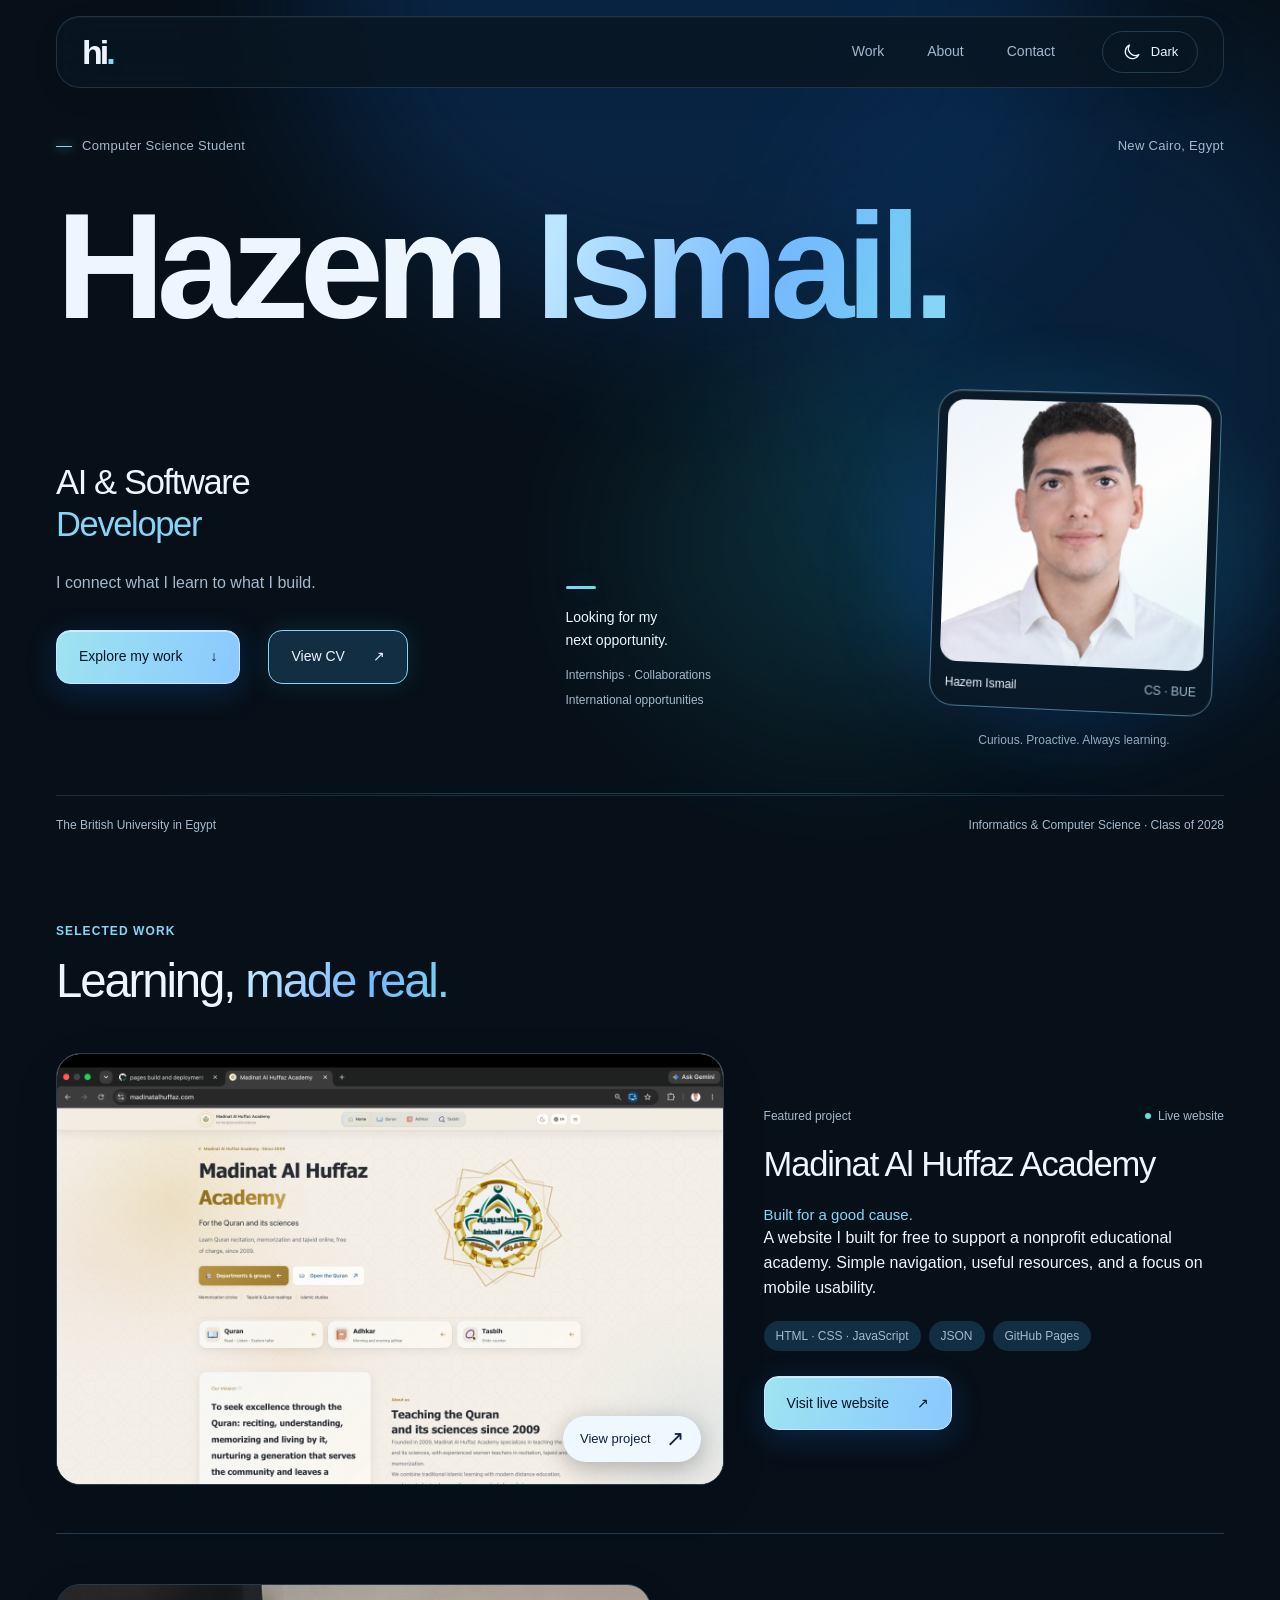
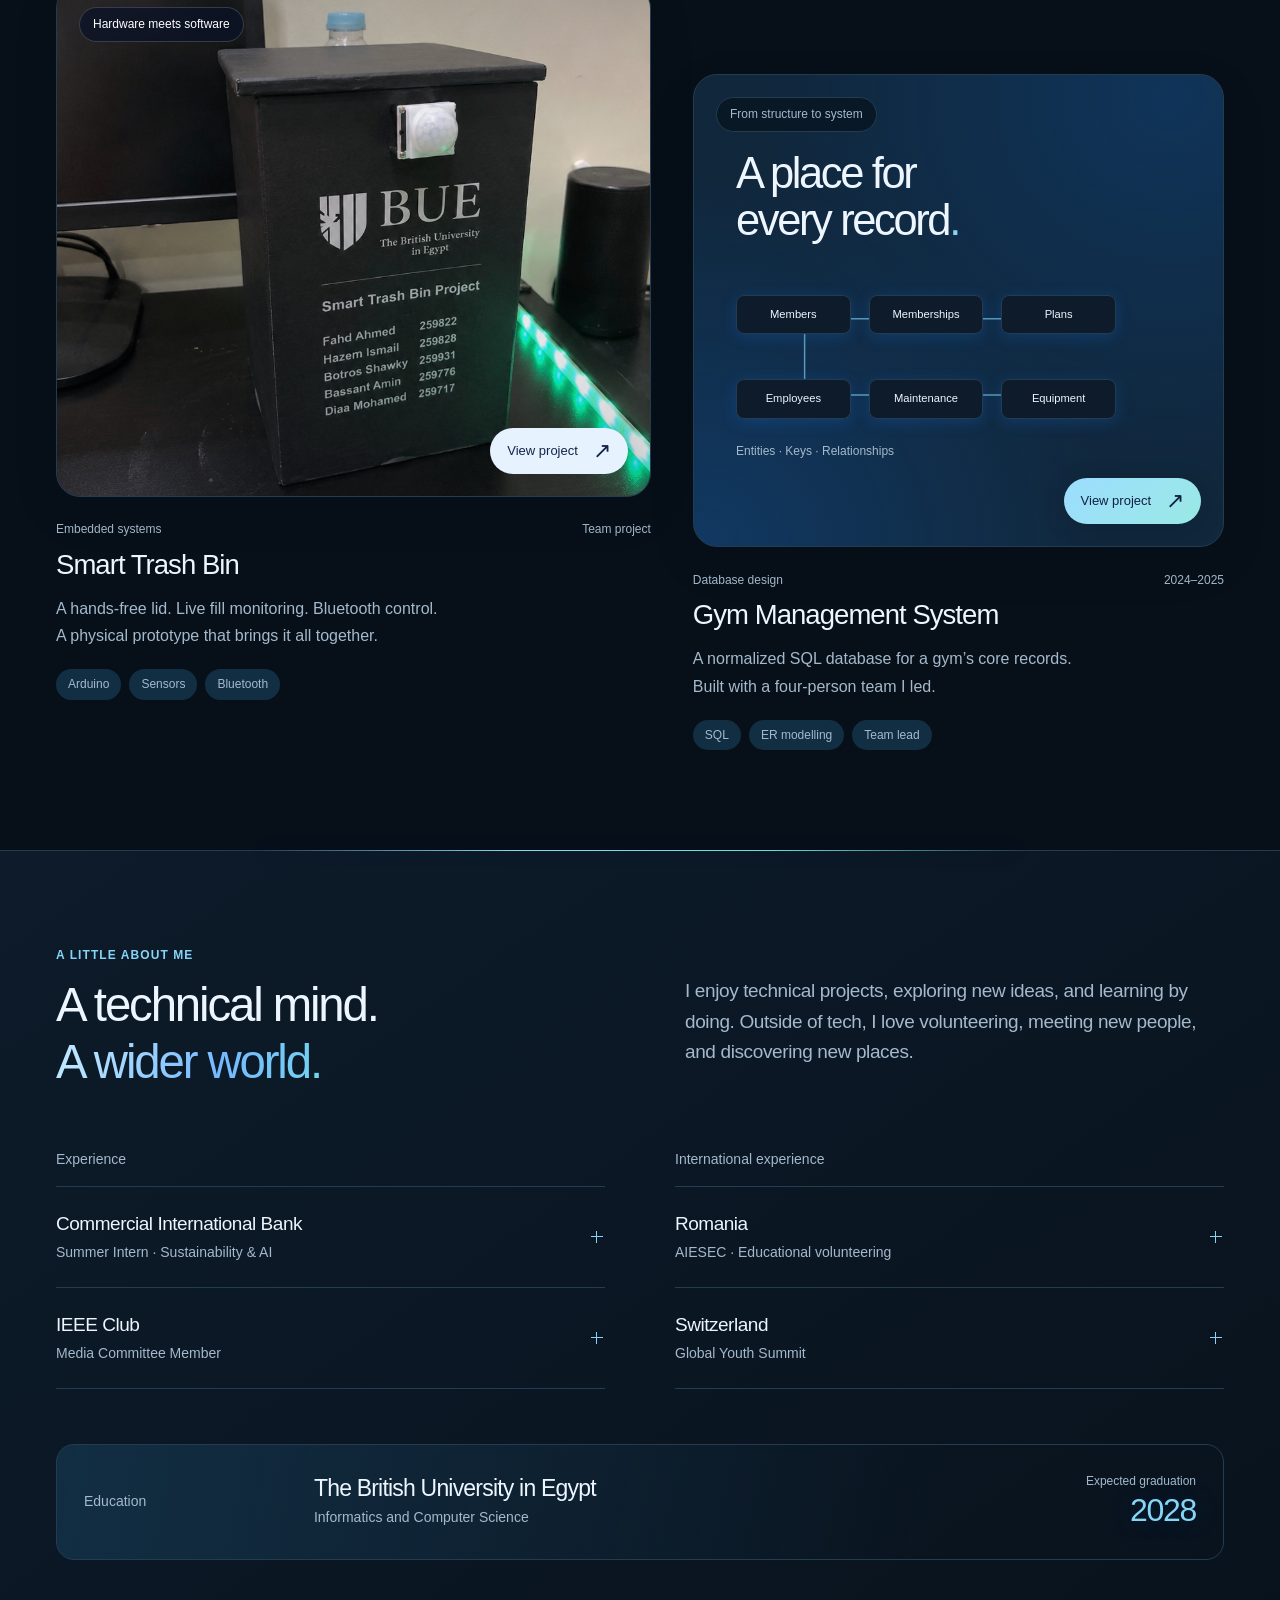
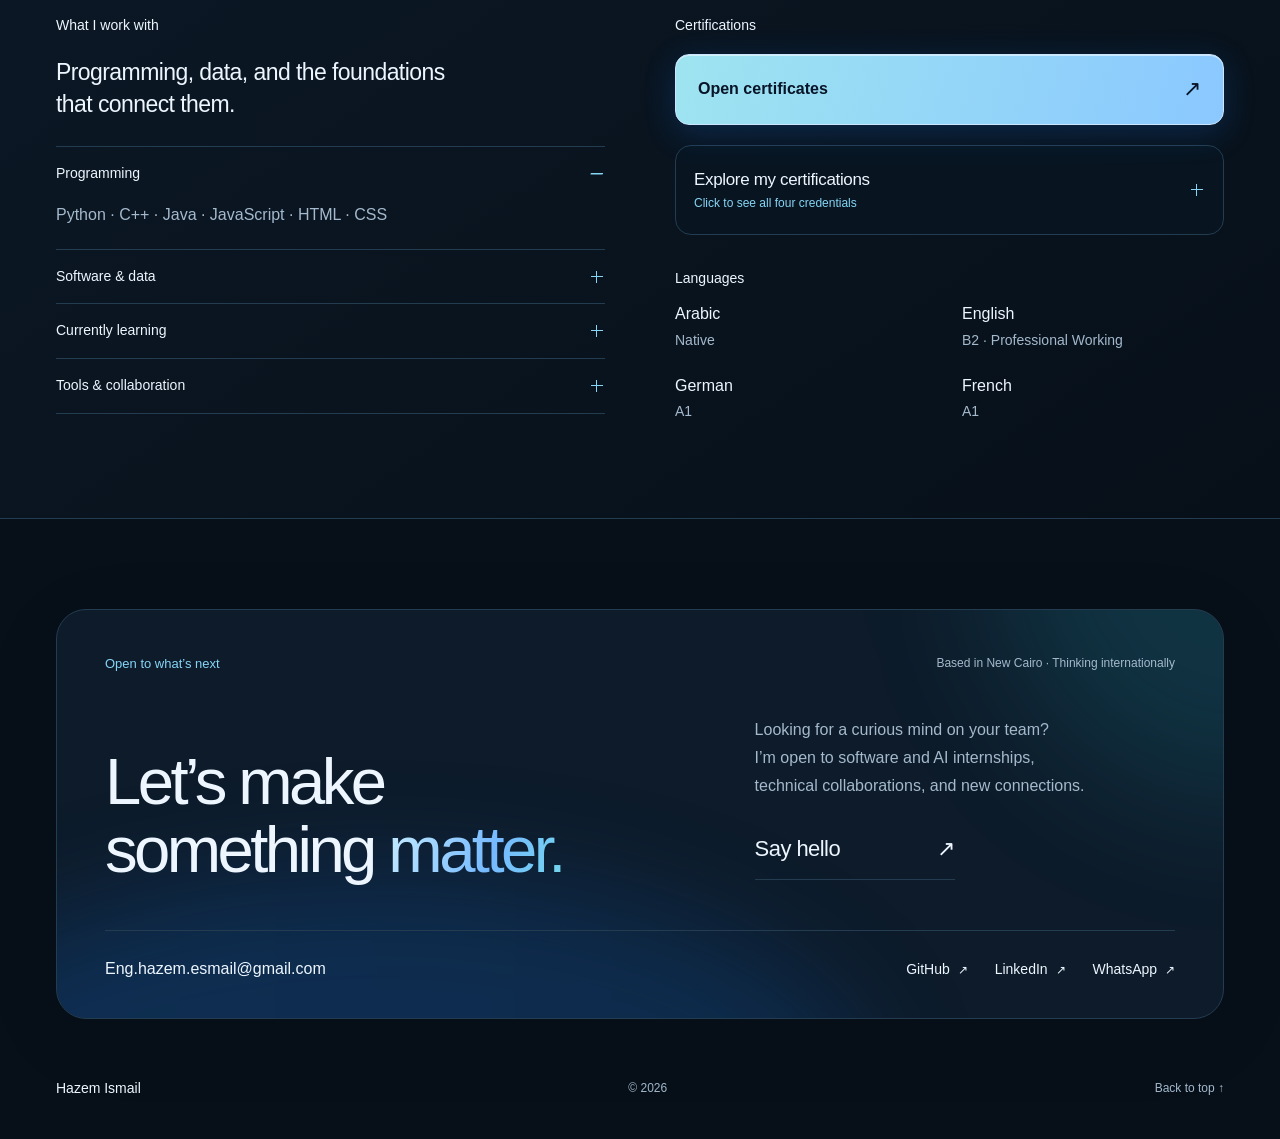
<file: index.html>
<!doctype html>
<html lang="en" data-theme="dark" data-motion="quiet">
<head>
  <meta charset="utf-8">
  <meta name="viewport" content="width=device-width, initial-scale=1">
  <meta name="description" content="Hazem Ismail — Computer Science student and AI & Software Developer in New Cairo. Explore web development for a nonprofit academy, embedded systems, relational databases, and international volunteering.">
  <meta name="theme-color" content="#071019">
  <meta name="color-scheme" content="light dark">
  <meta property="og:type" content="website">
  <meta property="og:title" content="Hazem Ismail — AI & Software Developer">
  <meta property="og:description" content="Computer Science student at The British University in Egypt. Practical projects, a curious mind, and an international outlook.">
  <title>Hazem Ismail — AI & Software Developer</title>
  <script>
    try {
      var savedTheme = localStorage.getItem('hazem-portfolio-v2-appearance');
      document.documentElement.dataset.theme = savedTheme === 'light' ? 'light' : 'dark';
    } catch (error) {}
  </script>
  <link rel="stylesheet" href="style.css?v=14">
  <script src="script.js?v=14" defer></script>
</head>
<body>
  <a class="skip-link" href="#main">Skip to content</a>
  <header class="site-header">
    <div class="header-inner wrap">
      <a class="wordmark" href="#home" aria-label="Hazem Ismail, home">hi<span aria-hidden="true">.</span></a>
      <nav class="main-nav" aria-label="Main navigation">
        <a href="#work">Work</a><a href="#about">About</a><a href="#contact">Contact</a>
      </nav>
      <div class="header-actions">
      <button class="theme-toggle" type="button" aria-label="Switch to light theme" title="Switch to light theme"><span class="theme-icon" aria-hidden="true"><svg class="theme-moon" viewBox="0 0 24 24"><path d="M20.2 15.1A8.3 8.3 0 0 1 8.9 3.8a8.5 8.5 0 1 0 11.3 11.3Z"/></svg><svg class="theme-sun" viewBox="0 0 24 24"><circle cx="12" cy="12" r="4"/><path d="M12 2v2M12 20v2M2 12h2M20 12h2M5 5l1.4 1.4M17.6 17.6 19 19M19 5l-1.4 1.4M6.4 17.6 5 19"/></svg></span><span class="theme-name" aria-hidden="true">Dark</span></button>
      </div>
    </div>
  </header>
  <main id="main">
    <div class="ambient-stage" aria-hidden="true"><div class="aurora aurora-blue"></div><div class="aurora aurora-violet"></div><div class="aurora aurora-cyan"></div><div class="horizon-light"></div></div>
    <section class="hero wrap" id="home" aria-labelledby="hero-title">
      <div class="hero-topline"><span>Computer Science Student</span><span>New Cairo, Egypt</span></div>
      <h1 id="hero-title"><span class="name-first">Hazem</span> <span class="name-last">Ismail<span class="name-period">.</span></span></h1>
      <div class="hero-bottom">
        <div class="hero-intro">
          <p class="role">AI &amp; Software<br><span class="role-accent">Developer</span></p>
          <p class="intro-copy">I connect what I learn to what I build.</p>
          <div class="hero-actions">
            <a class="button button-solid" href="#work">Explore my work <span aria-hidden="true">↓</span></a>
            <a class="button button-outline cv-link" href="https://drive.google.com/drive/folders/1G4yiAXBWkkbVduX33FXOPlgqC4aoLUO-?usp=drive_link" target="_blank" rel="noopener noreferrer">View CV <span aria-hidden="true">↗</span></a>
          </div>
        </div>
        <div class="hero-aside"><p>Looking for my<br>next opportunity.</p><span>Internships · Collaborations<br>International opportunities</span></div>
        <figure class="portrait">
          <div class="portrait-frame" data-tilt><div class="portrait-image"><img src="hazem-portrait.jpg" alt="Hazem Ismail" width="576" height="576" fetchpriority="high"></div><div class="portrait-label"><span>Hazem Ismail</span><span>CS · BUE</span></div></div>
          <figcaption><span>Curious. Proactive. Always learning.</span></figcaption>
        </figure>
      </div>
      <div class="hero-foot"><span>The British University in Egypt</span><span>Informatics &amp; Computer Science · Class of 2028</span></div>
    </section>

    <section class="work-section wrap" id="work" aria-labelledby="work-title">
      <header class="section-heading"><div><p class="eyebrow">Selected work</p><h2 id="work-title">Learning, <span class="accent-text">made real.</span></h2></div></header>
      <div class="work-grid">
        <article class="project project-academy">
          <a class="project-cover academy-cover" href="#academy-details" data-project="academy-details" data-tilt aria-label="Explore the Madinat Al Huffaz Academy project">
            <img src="madinat-al-huffaz.png" width="2880" height="1864" alt="Madinat Al Huffaz Academy website, showing its cream and gold homepage, academy logo, and Quran, Adhkar, and Tasbih resources" loading="lazy">
            <span class="cover-open" aria-hidden="true"><span>View project</span><span>↗</span></span>
          </a>
          <div class="academy-intro">
            <div class="project-meta"><span>Featured project</span><span class="live-status">Live website</span></div>
            <h3><a href="#academy-details" data-project="academy-details">Madinat Al Huffaz Academy <span aria-hidden="true">↗</span></a></h3>
            <p class="academy-kicker">Built for a good cause.</p>
            <p>A website I built for free to support a nonprofit educational academy. Simple navigation, useful resources, and a focus on mobile usability.</p>
            <div class="project-tags"><span>HTML · CSS · JavaScript</span><span>JSON</span><span>GitHub Pages</span></div>
            <a class="button button-solid academy-live" href="https://madinatalhuffaz.com/" target="_blank" rel="noopener noreferrer">Visit live website <span aria-hidden="true">↗</span></a>
          </div>
        </article>

        <article class="project project-bin">
          <a class="project-cover bin-cover" href="#smart-bin-details" data-project="smart-bin-details" data-tilt aria-label="Explore the Smart Trash Bin project">
            <img src="smart-bin-final.jpg" alt="The finished black Smart Trash Bin prototype, with its front sensor and illuminated LED strip" width="922" height="1216" loading="lazy">
            <span class="cover-label">Hardware meets software</span><span class="cover-open" aria-hidden="true"><span>View project</span><span>↗</span></span>
          </a>
          <div class="project-meta"><span>Embedded systems</span><span>Team project</span></div>
          <h3><a href="#smart-bin-details" data-project="smart-bin-details">Smart Trash Bin <span aria-hidden="true">↗</span></a></h3>
          <p>A hands-free lid. Live fill monitoring. Bluetooth control.<br class="desktop-break"> A physical prototype that brings it all together.</p>
          <div class="project-tags"><span>Arduino</span><span>Sensors</span><span>Bluetooth</span></div>
        </article>
        <article class="project project-gym">
          <a class="project-cover gym-cover" href="#gym-details" data-project="gym-details" data-tilt aria-label="Explore the Gym Management System project">
            <div class="database-art" aria-hidden="true">
              <div class="db-heading">A place for<br>every record<span>.</span></div>
              <div class="mini-schema"><svg viewBox="0 0 360 125" preserveAspectRatio="none"><path d="M65 24H180H295M65 24V101M65 101H180H295"/></svg><span>Members</span><span>Memberships</span><span>Plans</span><span>Employees</span><span>Maintenance</span><span>Equipment</span></div>
              <div class="db-caption">Entities · Keys · Relationships</div>
            </div>
            <span class="cover-label">From structure to system</span><span class="cover-open" aria-hidden="true"><span>View project</span><span>↗</span></span>
          </a>
          <div class="project-meta"><span>Database design</span><span>2024–2025</span></div>
          <h3><a href="#gym-details" data-project="gym-details">Gym Management System <span aria-hidden="true">↗</span></a></h3>
          <p>A normalized SQL database for a gym’s core records.<br class="desktop-break"> Built with a four-person team I led.</p>
          <div class="project-tags"><span>SQL</span><span>ER modelling</span><span>Team lead</span></div>
        </article>
      </div>
    </section>
    <section class="about-section" id="about" aria-labelledby="about-title">
      <div class="wrap">
        <div class="about-intro">
          <div><p class="eyebrow">A little about me</p><h2 id="about-title">A technical mind.<br><span class="accent-text">A wider world.</span></h2></div>
          <p>I enjoy technical projects, exploring new ideas, and learning by doing. Outside of tech, I love volunteering, meeting new people, and discovering new places.</p>
        </div>
        <div class="experience-grid">
          <section class="experience-group" aria-labelledby="experience-title">
            <h3 class="group-title" id="experience-title">Experience</h3>
            <details class="story">
              <summary><span class="story-title">Commercial International Bank<span>Summer Intern · Sustainability &amp; AI</span></span><span class="expand-icon" aria-hidden="true"></span></summary>
              <div class="story-body"><p class="detail-meta">Cairo · June 2025</p><p>Completed an AI- and ESG-focused internship, analyzing sustainability frameworks in a corporate banking environment.</p></div>
            </details>
            <details class="story">
              <summary><span class="story-title">IEEE Club<span>Media Committee Member</span></span><span class="expand-icon" aria-hidden="true"></span></summary>
              <div class="story-body"><p class="detail-meta">The British University in Egypt</p><p>Supported club events through media, communication, organization, and collaboration.</p></div>
            </details>
          </section>
          <section class="experience-group" aria-labelledby="international-title">
            <h3 class="group-title" id="international-title">International experience</h3>
            <details class="story">
              <summary><span class="story-title">Romania<span>AIESEC · Educational volunteering</span></span><span class="expand-icon" aria-hidden="true"></span></summary>
              <div class="story-body"><p class="detail-meta">August 2025</p><p>Educational volunteering with children, focused on chess, robotics, technology, intercultural exchange, and teamwork.</p></div>
            </details>
            <details class="story">
              <summary><span class="story-title">Switzerland<span>Global Youth Summit</span></span><span class="expand-icon" aria-hidden="true"></span></summary>
              <div class="story-body"><p>International participant at the Global Youth Summit.</p></div>
            </details>
          </section>
        </div>
        <div class="education-strip"><span class="group-title">Education</span><div><h3>The British University in Egypt</h3><p>Informatics and Computer Science</p></div><span>Expected graduation <b>2028</b></span></div>
        <div class="knowledge-grid">
          <section aria-labelledby="skills-title">
            <h3 class="group-title" id="skills-title">What I work with</h3>
            <p class="skills-intro">Programming, data, and the foundations<br class="desktop-break"> that connect them.</p>
            <details class="skill-row" open>
              <summary>Programming <span class="expand-icon" aria-hidden="true"></span></summary>
              <p>Python · C++ · Java · JavaScript · HTML · CSS</p>
            </details>
            <details class="skill-row">
              <summary>Software &amp; data <span class="expand-icon" aria-hidden="true"></span></summary>
              <p>OOP · Data Structures · Algorithms · Debugging · Git · GitHub · SQL · Database Design · Relational Databases · Data Analysis</p>
            </details>
            <details class="skill-row">
              <summary>Currently learning <span class="expand-icon" aria-hidden="true"></span></summary>
              <p>Artificial Intelligence · Machine Learning · Python for AI · Data Analytics · AI fundamentals</p>
            </details>
            <details class="skill-row">
              <summary>Tools &amp; collaboration <span class="expand-icon" aria-hidden="true"></span></summary>
              <p>Arduino · Microsoft Office · Problem Solving · Communication · Teamwork · Presentation · Leadership · Time Management · Adaptability · Critical Thinking · Cross-Cultural Collaboration · Project Management</p>
            </details>
          </section>
          <div class="credentials-languages">
            <section aria-labelledby="certifications-title">
              <div class="mini-heading"><h3 class="group-title" id="certifications-title">Certifications</h3><a class="button certificate-link" href="https://drive.google.com/drive/folders/1Bt1plxprLKeg-Ge2gOFugCKST-0N3lPY?usp=drive_link" target="_blank" rel="noopener noreferrer">Open certificates <span aria-hidden="true">↗</span></a></div>
              <details class="certificate-list">
                <summary><span>Explore my certifications<span>Click to see all four credentials</span></span><span class="expand-icon" aria-hidden="true"></span></summary>
                <ul><li><b>Data Analytics Job Simulation</b><span>Deloitte / Forage</span></li><li><b>The Green Leap</b><span>CIB Summer Program · July 2025</span></li><li><b>PRME COP-30 Program</b><span>UN Global Compact initiative · Climate action</span></li><li><b>Arab Youth Summit</b><span>Third Edition · International Participant</span></li></ul>
              </details>
            </section>
            <section class="languages" aria-labelledby="languages-title">
              <h3 class="group-title" id="languages-title">Languages</h3>
              <dl><div><dt>Arabic</dt><dd>Native</dd></div><div><dt>English</dt><dd>B2 · Professional Working</dd></div><div><dt>German</dt><dd>A1</dd></div><div><dt>French</dt><dd>A1</dd></div></dl>
            </section>
          </div>
        </div>
      </div>
    </section>

    <section class="contact-section" id="contact" aria-labelledby="contact-title">
      <div class="wrap">
        <div class="contact-topline"><p>Open to what’s next</p><span>Based in New Cairo · Thinking internationally</span></div>
        <div class="contact-main"><h2 id="contact-title">Let’s make<br>something <span class="accent-text">matter.</span></h2><div class="contact-intro"><p>Looking for a curious mind on your team?<br>I’m open to software and AI internships,<br>technical collaborations, and new connections.</p><a class="contact-cta" href="mailto:Eng.hazem.esmail@gmail.com">Say hello <span aria-hidden="true">↗</span></a></div></div>
        <div class="contact-bottom"><a class="email-link" href="mailto:Eng.hazem.esmail@gmail.com">Eng.hazem.esmail@gmail.com</a><div class="social-links"><a href="https://github.com/Hazem-Ismail" target="_blank" rel="noopener noreferrer">GitHub <span aria-hidden="true">↗</span></a><a href="https://linkedin.com/in/hazem-esmail-3147a8336" target="_blank" rel="noopener noreferrer">LinkedIn <span aria-hidden="true">↗</span></a><a href="https://wa.me/201019301095" target="_blank" rel="noopener noreferrer">WhatsApp <span aria-hidden="true">↗</span></a></div></div>
      </div>
    </section>

    <!-- These native disclosures remain usable when JavaScript is unavailable.
         script.js enhances them into accessible project dialogs. -->
    <div class="project-details-fallback wrap">
      <details id="academy-details" class="case-study">
        <summary>Read the Madinat Al Huffaz Academy project</summary>
        <article class="case-article">
          <header class="case-header"><span>Selected work / Nonprofit website</span><button class="dialog-close" type="button" aria-label="Close Madinat Al Huffaz Academy project" hidden>Close <span aria-hidden="true">×</span></button></header>
          <div class="case-body">
            <p class="eyebrow">Web development · Voluntary project</p>
            <h2 id="academy-title">Madinat Al Huffaz Academy</h2>
            <p class="case-lead">Using my skills to support free education.</p>
            <a class="button button-solid academy-live" href="https://madinatalhuffaz.com/" target="_blank" rel="noopener noreferrer">Visit live website <span aria-hidden="true">↗</span></a>
            <dl class="project-facts"><div><dt>My role</dt><dd>Website development &amp; deployment</dd></div><div><dt>Built with</dt><dd>HTML, CSS, JavaScript &amp; JSON</dd></div><div><dt>Hosting</dt><dd>GitHub Pages · Custom domain</dd></div></dl>
            <figure class="academy-preview"><img src="madinat-al-huffaz.png" width="2880" height="1864" alt="Screenshot of the academy’s English homepage and educational resources" loading="lazy"><figcaption>The academy’s live website, with clear access to its learning resources.</figcaption></figure>
            <div class="case-overview"><h3>Why I built it</h3><p>I liked the academy’s work and wanted to support it in a way I could. I built the website free of charge, with the goal of making it simple, useful, and affordable to keep running.</p></div>
            <div class="feature-list">
              <section><h3>Useful, organized content</h3><p>I used HTML, CSS, and JavaScript, with JSON to organize the content and resources. The site brings together academy information, learning groups, and Quran, Adhkar, and Tasbih resources.</p></section>
              <section><h3>Care in the details</h3><p>I focused on mobile usability, straightforward navigation, and performance, making the website easy to use across screen sizes.</p></section>
              <section><h3>Keeping costs low</h3><p>I set up a custom domain and connected the site to GitHub Pages so the hosting could remain free, with a simple setup to maintain.</p></section>
            </div>
            <p class="academy-closing">A practical project, and a meaningful way to contribute.</p>
          </div>
        </article>
      </details>

      <details id="smart-bin-details" class="case-study">
        <summary>Read the Smart Trash Bin project</summary>
        <article class="case-article">
          <header class="case-header"><span>Selected work / Embedded systems</span><button class="dialog-close" type="button" aria-label="Close Smart Trash Bin project" hidden>Close <span aria-hidden="true">×</span></button></header>
          <div class="case-body">
            <p class="eyebrow">Team project</p><h2 id="smart-bin-title">Smart Trash Bin</h2>
            <p class="case-lead">Connecting sensing, movement, and mobile control in one working prototype.</p>
            <div class="media-gallery">
              <div class="media-tabs" role="tablist" aria-label="Smart Trash Bin media" hidden><button type="button" role="tab" id="prototype-tab" aria-controls="prototype-panel" aria-selected="true">Prototype</button><button type="button" role="tab" id="build-tab" aria-controls="build-panel" aria-selected="false" tabindex="-1">Build video</button><button type="button" role="tab" id="poster-tab" aria-controls="poster-panel" aria-selected="false" tabindex="-1">Project poster</button></div>
              <figure id="prototype-panel" class="media-panel" aria-labelledby="prototype-tab"><div class="media-stage"><img src="smart-bin-final.jpg" width="922" height="1216" alt="Completed Smart Trash Bin prototype with a front sensor and an RGB LED strip" loading="lazy"></div><figcaption>The finished team prototype.</figcaption></figure>
              <figure id="build-panel" class="media-panel" aria-labelledby="build-tab"><div class="media-stage video-stage"><video controls playsinline preload="none" poster="smart-bin-final.jpg" aria-label="Smart Trash Bin build process video"><source src="smart-bin-build.mp4" type="video/mp4">Your browser does not support video. <a href="smart-bin-build.mp4">Open the build video</a>.</video></div><figcaption>The prototype during assembly and testing. <a href="smart-bin-build.mp4" target="_blank" rel="noopener">Open video <span aria-hidden="true">↗</span></a></figcaption></figure>
              <figure id="poster-panel" class="media-panel" aria-labelledby="poster-tab"><a class="media-stage poster-stage" href="smart-bin-poster.jpg" target="_blank" rel="noopener" aria-label="Open full-size Smart Trash Bin poster"><img src="smart-bin-poster.jpg" width="1600" height="900" alt="Project poster showing the Arduino components, automatic lid, fill-level monitoring, Bluetooth mobile control, and system wiring" loading="lazy"></a><figcaption>The team’s project poster. <a href="smart-bin-poster.jpg" target="_blank" rel="noopener">View full size <span aria-hidden="true">↗</span></a></figcaption></figure>
            </div>
            <div class="case-overview"><h3>The idea</h3><p>Build a sensor-based bin that opens when a hand is detected, monitors how full it is, and gives the user control through Bluetooth. This team project brought hardware and software together in a physical waste-management prototype.</p></div>
            <div class="feature-list"><section><h3>Sense &amp; respond</h3><p>An IR sensor detects a nearby hand and a servo motor opens the lid.</p></section><section><h3>Monitor the fill level</h3><p>An ultrasonic sensor measures fill level, with an RGB LED strip providing a visible status.</p></section><section><h3>Keep control</h3><p>HC-05 Bluetooth enables mobile monitoring and manual override. The lid locks when the bin is full.</p></section></div>
            <div class="components"><h3>Components</h3><p>Arduino R3 · IR sensor · Ultrasonic sensor · Servo motor · HC-05 Bluetooth · RGB LED strip</p></div>
          </div>
        </article>
      </details>
      <details id="gym-details" class="case-study">
        <summary>Read the Gym Management System project</summary>
        <article class="case-article">
          <header class="case-header"><span>Selected work / Database design</span><button class="dialog-close" type="button" aria-label="Close Gym Management System project" hidden>Close <span aria-hidden="true">×</span></button></header>
          <div class="case-body"><p class="eyebrow">2024–2025</p><h2 id="gym-title">Gym Management System</h2><p class="case-lead">A structured foundation for the people and equipment behind a gym.</p>
            <dl class="project-facts"><div><dt>My role</dt><dd>Team Lead</dd></div><div><dt>Team</dt><dd>Four people</dd></div><div><dt>Focus</dt><dd>Relational SQL database</dd></div></dl>
            <figure class="schema-figure"><div class="schema-heading"><strong>Inside the relational model</strong><span><b>PK</b> Primary key <b>FK</b> Foreign key</span></div><p class="schema-scroll-hint">Scroll sideways to explore the full diagram →</p><div class="schema-scroll" tabindex="0" role="region" aria-label="Illustrative gym database relationship diagram"><div class="schema-canvas"><svg class="schema-connections" viewBox="0 0 900 560" aria-hidden="true"><path d="M260 135H330M570 135H640M140 225V335M260 425H330M570 425H640"/><g><text x="280" y="121">1 : N</text><text x="590" y="121">N : 1</text><text x="153" y="285">N : 1</text><text x="280" y="411">1 : N</text><text x="590" y="411">N : 1</text></g></svg><section class="schema-table"><h4>Members</h4><ul><li><span class="key-tag">PK</span><code>member_id</code></li><li><span class="key-tag"></span><code>full_name</code></li><li><span class="key-tag"></span><code>email</code></li><li><span class="key-tag">FK</span><code>assigned_employee_id</code></li></ul></section><section class="schema-table"><h4>Memberships</h4><ul><li><span class="key-tag">PK</span><code>membership_id</code></li><li><span class="key-tag">FK</span><code>member_id</code></li><li><span class="key-tag">FK</span><code>plan_id</code></li><li><span class="key-tag"></span><code>start_date · end_date</code></li></ul></section><section class="schema-table"><h4>Plans</h4><ul><li><span class="key-tag">PK</span><code>plan_id</code></li><li><span class="key-tag"></span><code>plan_name</code></li><li><span class="key-tag"></span><code>duration_months</code></li><li><span class="key-tag"></span><code>price</code></li></ul></section><section class="schema-table"><h4>Employees</h4><ul><li><span class="key-tag">PK</span><code>employee_id</code></li><li><span class="key-tag"></span><code>full_name</code></li><li><span class="key-tag"></span><code>role</code></li><li><span class="key-tag"></span><code>department</code></li></ul></section><section class="schema-table"><h4>Maintenance</h4><ul><li><span class="key-tag">PK</span><code>maintenance_id</code></li><li><span class="key-tag">FK</span><code>employee_id</code></li><li><span class="key-tag">FK</span><code>equipment_id</code></li><li><span class="key-tag"></span><code>serviced_at · status</code></li></ul></section><section class="schema-table"><h4>Equipment</h4><ul><li><span class="key-tag">PK</span><code>equipment_id</code></li><li><span class="key-tag"></span><code>equipment_name</code></li><li><span class="key-tag"></span><code>category</code></li><li><span class="key-tag"></span><code>condition</code></li></ul></section></div></div><figcaption>Illustrative schema showing how members, plans, staff, and equipment can connect through primary and foreign keys. This expanded model explains the relationships; it is not the original project schema.</figcaption><p class="schema-description">One member can have multiple memberships, each linked to one plan. An employee can support multiple members and record maintenance for different pieces of equipment.</p></figure>
            <div class="case-overview"><h3>The project</h3><p>I led a four-person university team to design and implement a normalized relational SQL database covering members, employees, and equipment inventory.</p></div>
            <div class="feature-list"><section><h3>Database design</h3><p>Organized the system’s core information into a relational structure.</p></section><section><h3>ER modelling</h3><p>Used entity–relationship modelling to describe the database structure.</p></section><section><h3>Normalization</h3><p>Applied normalization as part of designing the SQL database.</p></section></div>
          </div>
        </article>
      </details>
    </div>
  </main>
  <footer class="site-footer wrap"><a href="#home" class="footer-name">Hazem Ismail</a><span>© <span id="current-year">2026</span></span><a href="#home">Back to top <span aria-hidden="true">↑</span></a></footer>
</body>
</html>
</file>
<file: style.css>
/* Edit the colour tokens here to change the two themes. No external assets or fonts. */
:root {
  color-scheme:light;
  --page-width:1280px;
  font-family:"Helvetica Neue",Helvetica,Arial,sans-serif;
  font-synthesis:none;
  --bg:#f0f6fa;
  --surface:#f9fcff;
  --ink:#142739;
  --muted:#3b5265;
  --line:#cad9e5;
  --accent:#075eb5;
  --accent-soft:#e1eef8;
  --inverse:#fff;
  --diagram:#e5f0f8;
  --accent-two:#007982;
  --glow-blue:rgba(42,133,225,.16);
  --glow-cyan:rgba(40,184,214,.18);
  --glow-violet:rgba(38,101,186,.14);
  --glass:rgba(249,252,255,.82);
  --name-gradient:linear-gradient(110deg,#085bb8 5%,#0a73a8 46%,#087b86 85%);
  --shadow:0 24px 90px #243f7326;
}
:root[data-theme="dark"] {
  color-scheme:dark;
  --bg:#071019;
  --surface:#0d1b2a;
  --ink:#edf6ff;
  --muted:#a4b9cc;
  --line:#243c50;
  --accent:#86d5f6;
  --accent-soft:#122e43;
  --inverse:#071019;
  --diagram:#10273c;
  --accent-two:#6bddd9;
  --glow-blue:rgba(21,119,235,.22);
  --glow-cyan:rgba(44,216,228,.13);
  --glow-violet:rgba(15,92,181,.24);
  --glass:rgba(9,22,34,.84);
  --name-gradient:linear-gradient(110deg,#bce6ff 5%,#75b9ff 35%,#73dfe8 66%,#c5f3f1 95%);
  --shadow:0 24px 90px #0009;
}

*,*::before,*::after {
  box-sizing:border-box;
}

html {
  scroll-behavior:smooth;
  scroll-padding-top:100px;
}

body {
  margin:0;
  background:var(--bg);
  color:var(--ink);
  font-size:1rem;
  line-height:1.55;
  -webkit-font-smoothing:antialiased;
}

body.modal-open {
  overflow:hidden;
}

button,a,input,summary {
  -webkit-tap-highlight-color:transparent;
}

button,a,summary {
  touch-action:manipulation;
}

button {
  font:inherit;
  cursor:pointer;
  color:inherit;
}

a {
  color:inherit;
  text-decoration:none;
}

button:disabled {
  cursor:default;
}

img,video {
  display:block;
  max-width:100%;
  height:auto;
}

figure,h1,h2,h3,h4,p {
  margin:0;
}

button {
  border:0;
}

::selection {
  background:var(--accent);
  color:var(--inverse);
}

:focus-visible {
  outline:3px solid var(--accent);
  outline-offset:6px;
}

.wrap {
  width:min(var(--page-width),calc(100% - 112px));
  margin-inline:auto;
}

.skip-link {
  position:fixed;
  left:20px;
  top:12px;
  padding:12px 20px;
  background:var(--ink);
  color:var(--bg);
  z-index:100;
  transform:translateY(-150%);
}

.skip-link:focus {
  transform:translateY(0);
}

.site-header {
  position:sticky;
  top:0;
  z-index:20;
  background:var(--bg);
  border-bottom:1px solid var(--line);
}

.header-inner {
  height:82px;
  display:flex;
  align-items:center;
  justify-content:space-between;
}

.wordmark {
  font-size:2.375rem;
  line-height:1;
  font-weight:800;
  letter-spacing:-4px;
  padding-right:8px;
}

.wordmark span {
  color:var(--accent);
}

.main-nav {
  display:flex;
  gap:38px;
  margin-left:auto;
  margin-right:48px;
  font-size:0.875rem;
  font-weight:500;
}

.main-nav a {
  padding-block:12px;
  position:relative;
}

.main-nav a::after {
  content:"";
  height:2px;
  position:absolute;
  bottom:6px;
  left:0;
  right:0;
  background:var(--accent);
  transform:scaleX(0);
  transform-origin:left;
  transition:transform .2s;
}

.main-nav a:hover::after,.main-nav a[aria-current="location"]::after {
  transform:scaleX(1);
}

.theme-toggle {
  display:grid;
  place-items:center;
  width:44px;
  height:44px;
  background:none;
  border:1px solid var(--line);
  border-radius:50%;
}

.theme-toggle:hover {
  border-color:var(--ink);
}

.theme-toggle svg {
  fill:none;
  stroke:currentColor;
  stroke-width:1.5;
}

.theme-toggle svg path {
  fill:currentColor;
  stroke:none;
}

.hero {
  padding-top:38px;
}

.hero-topline {
  display:flex;
  justify-content:space-between;
  color:var(--muted);
  font-size:0.875rem;
}

h1 {
  font-size:clamp(4.5rem,12.4vw,11.125rem);
  font-weight:500;
  letter-spacing:-.05em;
  line-height:1.12;
  margin:14px 0 37px;
  margin-left:-.055em;
  white-space:nowrap;
}

.name-period {
  color:var(--accent);
}

.hero-bottom {
  display:grid;
  grid-template-columns:1.4fr .7fr .85fr;
  gap:35px;
  align-items:start;
}

.hero-intro {
  padding-top:4px;
}

.role {
  font-size:clamp(1.75rem,2.65vw,2.5rem);
  line-height:1.13;
  letter-spacing:-.04em;
  font-weight:500;
}

.intro-copy {
  color:var(--muted);
  margin-top:24px;
  max-width:450px;
}

.hero-actions {
  display:flex;
  align-items:center;
  gap:30px;
  margin-top:30px;
}

.button {
  display:inline-flex;
  align-items:center;
  justify-content:space-between;
  gap:28px;
  min-height:50px;
  padding:13px 22px;
  font-size:0.875rem;
  font-weight:500;
  border:1px solid transparent;
  transition:background .2s,color .2s,transform .2s;
}

.button-solid {
  background:var(--ink);
  color:var(--bg);
}

.button-solid:hover {
  background:var(--accent);
  color:var(--inverse);
  transform:translateY(-2px);
}

.text-link {
  display:inline-flex;
  align-items:center;
  gap:16px;
  font-size:0.875rem;
  min-height:44px;
  border-bottom:1px solid var(--line);
  transition:border-color .2s;
}

.text-link:hover {
  border-color:var(--accent);
  color:var(--accent);
}

.hero-aside {
  align-self:end;
  margin-bottom:35px;
  border-left:2px solid var(--accent);
  padding-left:18px;
}

.hero-aside p {
  font-weight:500;
  font-size:1rem;
  line-height:1.4;
  margin-bottom:10px;
}

.hero-aside>span {
  color:var(--muted);
  font-size:0.75rem;
  line-height:1.6;
}

.portrait {
  width:100%;
  max-width:310px;
  justify-self:end;
}

.portrait img {
  width:100%;
  aspect-ratio:1.12;
  object-fit:cover;
  object-position:center 39%;
  filter:grayscale(1);
}

.portrait figcaption {
  font-size:0.75rem;
  color:var(--muted);
  padding-top:10px;
}

.hero-foot {
  display:flex;
  justify-content:space-between;
  border-top:1px solid var(--line);
  margin-top:43px;
  padding-top:15px;
  font-size:0.75rem;
  color:var(--muted);
}

.work-section {
  padding-block:110px 105px;
}

.section-heading {
  display:flex;
  justify-content:space-between;
  align-items:end;
  gap:30px;
  margin-bottom:38px;
}

.eyebrow {
  font-size:0.875rem;
  color:var(--accent);
  font-weight:500;
  margin-bottom:12px;
}

h2 {
  font-size:clamp(2rem,3.5vw,3rem);
  line-height:1.12;
  letter-spacing:-.045em;
  font-weight:500;
}

.section-heading>p {
  font-size:0.875rem;
  color:var(--muted);
  line-height:1.65;
}

.work-grid {
  display:grid;
  grid-template-columns:1.12fr 1fr;
  gap:40px;
}

.project-gym {
  padding-top:95px;
}

.project-cover {
  display:block;
  position:relative;
  overflow:hidden;
  aspect-ratio:1.16;
  background:var(--diagram);
}

.bin-cover img {
  width:100%;
  height:100%;
  object-fit:cover;
  object-position:50% 59%;
  transition:transform .65s cubic-bezier(.2,.7,.2,1);
}

.bin-cover:hover img {
  transform:scale(1.025);
}

.cover-label {
  position:absolute;
  top:22px;
  left:22px;
  font-size:0.75rem;
  color:#fff;
  background:#171a1b;
  padding:5px 10px;
  z-index:1;
}

.cover-open {
  display:grid;
  place-items:center;
  position:absolute;
  bottom:22px;
  right:22px;
  border-radius:50%;
  width:46px;
  height:46px;
  background:#fff;
  color:#171a1b;
  font-size:1.5rem;
  transition:transform .25s;
}

.project-cover:hover .cover-open {
  transform:rotate(45deg);
}

.gym-cover {
  background:var(--diagram);
  border:1px solid var(--line);
}

.gym-cover .cover-label {
  color:var(--muted);
  background:none;
  padding:0;
}

.gym-cover .cover-open {
  background:var(--ink);
  color:var(--bg);
}

.database-art {
  height:auto;
  min-height:100%;
  display:flex;
  flex-direction:column;
  justify-content:center;
  padding:58px 40px 28px;
}

.db-heading {
  font-size:clamp(1.5rem,3.15vw,2.75rem);
  line-height:1.08;
  letter-spacing:-.055em;
  font-weight:500;
  margin-bottom:22px;
}

.db-heading>span {
  color:var(--accent);
}

.entity-list {
  position:relative;
  display:grid;
  gap:4px;
  padding-left:23px;
  max-width:260px;
}

.entity-list::before {
  content:"";
  position:absolute;
  left:0;
  top:0;
  bottom:19px;
  width:1px;
  background:var(--muted);
}

.entity-list>div {
  position:relative;
  font-size:0.875rem;
  line-height:1.4;
  border-bottom:1px solid var(--line);
  padding:7px 0;
  display:flex;
  gap:10px;
  align-items:center;
}

.entity-list>div::before {
  content:"";
  position:absolute;
  width:23px;
  height:1px;
  left:-23px;
  top:50%;
  background:var(--muted);
}

.entity-list i {
  width:5px;
  height:5px;
  background:var(--accent);
  margin-left:9px;
}

.db-caption {
  font-size:0.75rem;
  color:var(--muted);
  margin-top:19px;
}

.project-meta {
  display:flex;
  justify-content:space-between;
  gap:15px;
  color:var(--muted);
  font-size:0.75rem;
  margin:20px 0 8px;
}

h3 {
  font-size:clamp(1.4375rem,2.2vw,1.875rem);
  font-weight:500;
  letter-spacing:-.035em;
  line-height:1.2;
}

.project h3 a {
  overflow-wrap:anywhere;
  display:flex;
  gap:18px;
  justify-content:space-between;
  align-items:start;
}

.project h3 a>span {
  font-size:1.375rem;
  opacity:0;
  transition:opacity .2s;
}

.project h3 a:hover {
  color:var(--accent);
}

.project h3 a:hover>span,.project h3 a:focus-visible>span {
  opacity:1;
}

.project>p {
  color:var(--muted);
  font-size:1rem;
  margin-top:14px;
  line-height:1.7;
}

.project-tags {
  display:flex;
  gap:8px;
  flex-wrap:wrap;
  margin-top:18px;
}

.project-tags>span {
  font-size:0.75rem;
  border:1px solid var(--line);
  border-radius:3px;
  padding:3px 8px;
  color:var(--muted);
}

.about-section {
  padding-block:85px 95px;
  background:var(--surface);
  border-block:1px solid var(--line);
}

.about-intro {
  display:grid;
  grid-template-columns:1fr 1fr;
  gap:90px;
  margin-bottom:58px;
}

.about-intro>p {
  max-width:520px;
  font-size:1.25rem;
  line-height:1.6;
  letter-spacing:-.02em;
  padding-top:30px;
}

.experience-grid {
  display:grid;
  grid-template-columns:1fr 1fr;
  gap:70px;
}

.group-title {
  font-size:0.875rem;
  font-weight:500;
  letter-spacing:0;
  line-height:1.5;
}

.experience-group>.group-title {
  margin-bottom:16px;
  color:var(--muted);
}

details>summary {
  cursor:pointer;
  list-style:none;
  display:flex;
  align-items:center;
  justify-content:space-between;
  gap:22px;
}

summary::-webkit-details-marker {
  display:none;
}

summary::marker {
  content:"";
}

.story {
  border-top:1px solid var(--line);
}

.story:last-child {
  border-bottom:1px solid var(--line);
}

.story>summary {
  padding:22px 0;
  min-height:100px;
}

.story-title {
  font-size:1.1875rem;
  font-weight:500;
  letter-spacing:-.025em;
  line-height:1.3;
}

.story-title>span {
  display:block;
  font-size:0.875rem;
  font-weight:400;
  letter-spacing:0;
  color:var(--muted);
  margin-top:6px;
}

.expand-icon {
  display:block;
  width:16px;
  height:16px;
  flex:0 0 16px;
  position:relative;
  color:var(--muted);
}

.expand-icon::before,.expand-icon::after {
  content:"";
  position:absolute;
  background:currentColor;
}

.expand-icon::before {
  width:12px;
  height:1px;
  left:2px;
  top:7px;
}

.expand-icon::after {
  width:1px;
  height:12px;
  top:2px;
  left:7px;
  transition:transform .2s;
}

details[open]>summary .expand-icon::after {
  transform:rotate(90deg);
}

summary:hover,.story[open] .story-title {
  color:var(--accent);
}

.story-body {
  padding:0 35px 25px 0;
  color:var(--muted);
  font-size:1rem;
  max-width:530px;
}

.story-body .detail-meta {
  font-size:0.75rem;
  margin-bottom:10px;
  color:var(--accent);
}

.education-strip {
  border-block:1px solid var(--line);
  padding:32px 0;
  margin-top:55px;
  display:grid;
  grid-template-columns:.72fr 2fr 1fr;
  gap:24px;
  align-items:center;
}

.education-strip>.group-title {
  color:var(--muted);
}

.education-strip h3 {
  font-size:1.4375rem;
}

.education-strip p {
  font-size:0.875rem;
  color:var(--muted);
  margin-top:5px;
}

.education-strip>span:last-child {
  text-align:right;
  font-size:0.75rem;
  color:var(--muted);
}

.education-strip b {
  display:block;
  font-size:2rem;
  font-weight:400;
  line-height:1.3;
  letter-spacing:-.04em;
  color:var(--ink);
}

.knowledge-grid {
  display:grid;
  grid-template-columns:1fr 1fr;
  gap:70px;
  margin-top:55px;
}

.skills-intro {
  font-size:1.4375rem;
  line-height:1.4;
  letter-spacing:-.025em;
  margin:20px 0 26px;
}

.skill-row {
  border-top:1px solid var(--line);
}

.skill-row:last-child {
  border-bottom:1px solid var(--line);
}

.skill-row summary {
  font-size:0.875rem;
  font-weight:500;
  padding:16px 0;
}

.skill-row p {
  font-size:1rem;
  line-height:1.8;
  color:var(--muted);
  padding:0 30px 19px 0;
}

.mini-heading {
  flex-wrap:wrap;
  display:flex;
  justify-content:space-between;
  gap:20px;
  align-items:center;
}

.small-link {
  font-size:0.875rem;
  min-height:44px;
  display:inline-flex;
  align-items:center;
  gap:7px;
  text-decoration:underline;
  text-underline-offset:4px;
}

.small-link:hover {
  color:var(--accent);
}

.certificate-list {
  margin-top:14px;
  border-block:1px solid var(--line);
}

.certificate-list summary {
  padding:22px 0;
  font-size:1.1875rem;
  line-height:1.4;
  letter-spacing:-.02em;
}

.certificate-list summary>span>span {
  display:block;
  color:var(--muted);
  font-size:0.75rem;
  letter-spacing:0;
  margin-top:4px;
}

.certificate-list ul {
  list-style:none;
  margin:0;
  padding:0 30px 12px 0;
}

.certificate-list li {
  padding-block:12px;
  border-top:1px solid var(--line);
}

.certificate-list li b {
  font-size:1rem;
  font-weight:500;
  display:block;
}

.certificate-list li span {
  display:block;
  font-size:0.875rem;
  color:var(--muted);
  margin-top:3px;
}

.languages {
  margin-top:33px;
}

.languages dl {
  margin:13px 0 0;
  display:grid;
  grid-template-columns:1fr 1fr;
  gap:17px 25px;
}

.languages dt {
  font-size:1rem;
}

.languages dd {
  margin:3px 0 0;
  font-size:0.875rem;
  color:var(--muted);
}

.contact-section {
  background:#bc3226;
  color:#fff;
  padding-block:47px 36px;
}

[data-theme="dark"] .contact-section {
  background:#a82e24;
}

.contact-section :focus-visible {
  outline-color:#fff;
}

.contact-topline {
  display:flex;
  justify-content:space-between;
  gap:30px;
  font-size:0.875rem;
}

.contact-topline>span {
  font-size:0.75rem;
  color:#ffe1dc;
}

.contact-main {
  display:grid;
  grid-template-columns:1.4fr 1fr;
  align-items:end;
  gap:40px;
  margin-top:37px;
  margin-bottom:47px;
}

.contact-main h2 {
  font-size:clamp(2.375rem,5.8vw,5.125rem);
  line-height:1.04;
  letter-spacing:-.055em;
}

.contact-intro {
  padding-bottom:3px;
}

.contact-intro p {
  font-size:1rem;
  line-height:1.75;
  color:#ffe9e4;
}

.contact-cta {
  display:inline-flex;
  align-items:center;
  justify-content:space-between;
  min-width:200px;
  padding:13px 0;
  border-bottom:1px solid #fff8;
  margin-top:19px;
  font-size:1.375rem;
  letter-spacing:-.025em;
}

.contact-cta:hover {
  border-bottom-color:#fff;
}

.contact-cta>span {
  transition:transform .2s;
}

.contact-cta:hover>span {
  transform:translate(3px,-3px);
}

.contact-bottom {
  display:flex;
  justify-content:space-between;
  gap:28px;
  border-top:1px solid #fff5;
  padding-top:20px;
  align-items:center;
}

.email-link {
  font-size:1rem;
}

.social-links {
  flex-wrap:wrap;
  row-gap:8px;
  display:flex;
  gap:27px;
  font-size:0.875rem;
}

.social-links a,.email-link {
  padding-block:6px;
  text-decoration:underline;
  text-decoration-color:transparent;
  text-underline-offset:5px;
  transition:text-decoration-color .2s;
}

.social-links a:hover,.email-link:hover {
  text-decoration-color:currentColor;
}

.social-links a>span {
  font-size:0.75rem;
  margin-left:4px;
}

.site-footer {
  display:flex;
  justify-content:space-between;
  align-items:center;
  gap:20px;
  padding-block:25px;
  font-size:0.75rem;
  color:var(--muted);
}

.footer-name {
  color:var(--ink);
  font-size:0.875rem;
  font-weight:500;
}

.site-footer a:last-child {
  padding-block:7px;
}

.project-details-fallback {
  padding-block:35px;
}

.project-details-fallback:empty {
  display:none;
}

.case-study {
  border-block:1px solid var(--line);
  padding-block:15px;
}

.project-dialog {
  border:1px solid var(--line);
  padding:0;
  background:var(--surface);
  color:var(--ink);
  width:min(1000px,calc(100% - 64px));
  max-width:none;
  max-height:calc(100dvh - 64px);
  margin:auto;
  box-shadow:var(--shadow);
  overscroll-behavior:contain;
}

.project-dialog::backdrop {
  background:#080e14b3;
  backdrop-filter:blur(6px);
}

.project-dialog[open] {
  animation:dialog-enter .28s cubic-bezier(.2,.7,.2,1);
}

.case-header {
  display:flex;
  align-items:center;
  justify-content:space-between;
  gap:20px;
  padding:17px 35px;
  border-bottom:1px solid var(--line);
  background:var(--surface);
  position:sticky;
  top:0;
  z-index:3;
}

.case-header>span {
  font-size:0.75rem;
  color:var(--muted);
}

.dialog-close {
  display:inline-flex;
  gap:20px;
  align-items:center;
  background:var(--bg);
  border:1px solid var(--line);
  padding:8px 14px;
  min-height:42px;
  font-size:0.875rem;
}

.dialog-close:hover {
  border-color:var(--accent);
  color:var(--accent);
}

.dialog-close>span {
  font-size:1.4375rem;
  line-height:1;
}

.case-body {
  padding:38px 45px 48px;
}

.case-body>h2 {
  font-size:clamp(2rem,4.5vw,3.5rem);
  max-width:750px;
}

.case-lead {
  font-size:1.3125rem;
  line-height:1.5;
  color:var(--muted);
  margin:18px 0 32px;
  max-width:630px;
  letter-spacing:-.02em;
}

.media-tabs {
  flex-wrap:wrap;
  display:flex;
  gap:26px;
  border-bottom:1px solid var(--line);
  margin-bottom:20px;
}

.media-tabs button {
  min-height:48px;
  padding:10px 0;
  background:none;
  font-size:0.875rem;
  border-bottom:2px solid transparent;
  margin-bottom:-1px;
  color:var(--muted);
}

.media-tabs button[aria-selected="true"] {
  border-bottom-color:var(--accent);
  color:var(--ink);
}

.media-tabs button:hover {
  color:var(--accent);
}

.media-stage {
  background:var(--bg);
  height:390px;
  display:flex;
  align-items:center;
  justify-content:center;
  border:1px solid var(--line);
}

.media-stage img,.media-stage video {
  width:100%;
  height:100%;
  object-fit:contain;
}

.video-stage {
  background:#101314;
}

.poster-stage {
  height:auto;
  min-height:180px;
}

.media-panel figcaption {
  display:flex;
  justify-content:space-between;
  gap:20px;
  color:var(--muted);
  font-size:0.75rem;
  margin-top:10px;
}

.media-panel figcaption a {
  color:var(--ink);
  text-decoration:underline;
  text-underline-offset:3px;
}

.case-overview {
  display:grid;
  grid-template-columns:1fr 2.4fr;
  gap:30px;
  padding-block:34px;
  margin-top:15px;
  border-bottom:1px solid var(--line);
}

.case-overview h3,.components h3 {
  font-size:1.125rem;
  letter-spacing:-.02em;
}

.case-overview p,.components p {
  font-size:1rem;
  line-height:1.75;
  color:var(--muted);
}

.feature-list {
  display:grid;
  grid-template-columns:1fr 1fr 1fr;
  gap:28px;
  margin-top:30px;
}

.feature-list h3 {
  font-size:1.125rem;
  letter-spacing:-.025em;
  margin-bottom:12px;
}

.feature-list p {
  font-size:1rem;
  color:var(--muted);
  line-height:1.7;
}

.components {
  display:grid;
  grid-template-columns:1fr 2.4fr;
  gap:30px;
  border-top:1px solid var(--line);
  padding-top:28px;
  margin-top:33px;
}

.project-facts {
  display:grid;
  grid-template-columns:1fr 1fr 1.5fr;
  gap:24px;
  border-block:1px solid var(--line);
  padding:23px 0;
  margin:0 0 30px;
}

.project-facts dt {
  font-size:0.75rem;
  color:var(--muted);
}

.project-facts dd {
  font-size:1rem;
  margin:5px 0 0;
}

.system-figure {
  background:var(--diagram);
  padding:34px 30px 23px;
}

.system-root {
  width:fit-content;
  margin-inline:auto;
  font-size:1.4375rem;
  letter-spacing:-.035em;
  border:1px solid var(--muted);
  padding:14px 28px;
  position:relative;
}

.system-root::after {
  content:"";
  position:absolute;
  left:50%;
  bottom:-25px;
  height:24px;
  width:1px;
  background:var(--muted);
}

.system-entities {
  display:grid;
  grid-template-columns:1fr 1fr 1fr;
  gap:15px;
  margin-top:48px;
  position:relative;
}

.system-entities::before {
  content:"";
  position:absolute;
  top:-24px;
  height:1px;
  background:var(--muted);
  left:16.1%;
  right:16.1%;
}

.system-entities>span {
  position:relative;
  border:1px solid var(--line);
  padding:16px 10px;
  text-align:center;
  background:var(--surface);
  font-size:0.875rem;
  line-height:1.4;
}

.system-entities>span::before {
  content:"";
  position:absolute;
  top:-25px;
  left:50%;
  height:24px;
  width:1px;
  background:var(--muted);
}

.system-figure figcaption {
  font-size:0.75rem;
  color:var(--muted);
  text-align:center;
  margin-top:23px;
}

[hidden] {
  display:none!important;
}

@keyframes dialog-enter {
  from {
    opacity:0;
    transform:translateY(14px);
  }
  to {
    opacity:1;
    transform:translateY(0);
  }
}

@media(min-width:1500px) {
  h1 {
    font-size:11.125rem;
  }
}

@media(max-width:1100px) {
  .wrap {
    width:calc(100% - 72px);
  }
  .hero-bottom {
    grid-template-columns:1.4fr 1fr;
  }
  .hero-aside {
    display:none;
  }
  .portrait {
    max-width:280px;
  }
  .work-grid {
    gap:28px;
  }
  .database-art {
    padding:55px 28px 22px;
  }
  .db-heading {
    font-size:2.125rem;
  }
  .project-gym {
    padding-top:65px;
  }
  .hero-foot {
    font-size:0.75rem;
  }
  .desktop-break {
    display:none;
  }
}

@media(max-width:760px) {
  html {
    scroll-padding-top:84px;
  }
  .wrap {
    width:calc(100% - 40px);
  }
  .header-inner {
    height:68px;
  }
  .wordmark {
    font-size:2.0625rem;
  }
  .main-nav {
    gap:24px;
    margin-right:22px;
  }
  .theme-toggle {
    width:40px;
    height:40px;
  }
  .hero {
    padding-top:27px;
  }
  .hero-topline {
    font-size:0.75rem;
  }
  h1 {
    font-size:12.2vw;
    margin-top:22px;
    margin-bottom:30px;
    letter-spacing:-.05em;
  }
  .hero-bottom {
    gap:22px;
    grid-template-columns:1.3fr .7fr;
  }
  .role {
    font-size:1.6875rem;
  }
  .intro-copy {
    margin-top:19px;
    font-size:0.875rem;
  }
  .hero-actions {
    gap:20px;
    margin-top:23px;
    flex-wrap:wrap;
  }
  .button {
    padding:12px 16px;
    gap:20px;
  }
  .portrait {
    max-width:220px;
  }
  .portrait img {
    aspect-ratio:.84;
    object-position:50% 40%;
  }
  .portrait figcaption {
    font-size:0.75rem;
    line-height:1.4;
  }
  .hero-foot {
    gap:25px;
    margin-top:28px;
    padding-top:13px;
    line-height:1.5;
  }
  .hero-foot>span {
    max-width:50%;
  }
  .hero-foot>span:last-child {
    text-align:right;
  }
  .work-section {
    padding-block:72px;
  }
  .section-heading {
    margin-bottom:27px;
  }
  .section-heading>p {
    display:none;
  }
  .eyebrow {
    font-size:0.875rem;
    margin-bottom:10px;
  }
  .work-grid {
    gap:46px;
    grid-template-columns:1fr;
  }
  .project-gym {
    padding-top:0;
  }
  .project-cover {
    aspect-ratio:1.22;
  }
  .db-heading {
    font-size:2.5rem;
  }
  .database-art {
    padding:65px 32px 28px;
  }
  .entity-list {
    max-width:65%;
  }
  .project h3 {
    font-size:1.75rem;
  }
  .project h3 a>span {
    opacity:1;
  }
  .project>p {
    font-size:1rem;
  }
  .project-meta {
    margin-top:17px;
  }
}

@media(max-width:430px) {
  .main-nav {
    gap:18px;
    margin-right:18px;
  }
  .hero-bottom {
    grid-template-columns:minmax(0,1fr) 108px;
    gap:17px;
  }
  .role {
    font-size:1.5625rem;
  }
  .portrait img {
    aspect-ratio:.72;
  }
  .portrait figcaption {
    font-size:0.75rem;
  }
  .intro-copy {
    font-size:1rem;
  }
  .hero-actions {
    gap:10px 18px;
  }
  .hero-actions .text-link {
    min-height:40px;
  }
  .button {
    font-size:0.875rem;
    gap:16px;
  }
  .hero-foot {
    font-size:0.75rem;
    gap:15px;
  }
  .hero-topline {
    gap:18px;
    align-items:start;
  }
  .hero-topline>span:last-child {
    text-align:right;
  }
  .database-art {
    padding:59px 25px 23px;
  }
  .db-heading {
    font-size:2.125rem;
    margin-bottom:14px;
  }
  .entity-list>div {
    padding:5px 0;
  }
  .db-caption {
    margin-top:13px;
  }
  .cover-label {
    left:20px;
    top:18px;
  }
  .cover-open {
    bottom:18px;
    right:18px;
  }
  .project h3 {
    font-size:1.5625rem;
  }
}

@media(max-width:1100px) {
  .about-intro {
    gap:45px;
  }
  .experience-grid,.knowledge-grid {
    gap:40px;
  }
  .education-strip {
    grid-template-columns:.65fr 2fr 1fr;
  }
  .contact-main {
    grid-template-columns:1.2fr 1fr;
    gap:32px;
  }
  .contact-main h2 {
    font-size:6vw;
  }
  .contact-intro br {
    display:none;
  }
  .contact-bottom {
    gap:20px;
  }
  .social-links {
    gap:20px;
  }
  .case-body {
    padding-inline:35px;
  }
}

@media(max-width:760px) {
  .about-section {
    padding-block:60px;
  }
  .about-intro {
    grid-template-columns:1fr;
    gap:24px;
    margin-bottom:40px;
  }
  .about-intro>p {
    padding:0;
    font-size:1.125rem;
    max-width:580px;
  }
  .experience-grid {
    grid-template-columns:1fr;
    gap:35px;
  }
  .story>summary {
    padding-block:20px;
    min-height:90px;
  }
  .story-title {
    font-size:1.1875rem;
  }
  .education-strip {
    grid-template-columns:1fr auto;
    gap:18px;
    margin-top:35px;
    padding-block:25px;
  }
  .education-strip>.group-title {
    grid-column:1/-1;
  }
  .education-strip h3 {
    font-size:1.375rem;
  }
  .education-strip>span:last-child {
    max-width:6.25rem;
  }
  .education-strip p {
    font-size:0.875rem;
  }
  .knowledge-grid {
    grid-template-columns:1fr;
    gap:40px;
    margin-top:36px;
  }
  .skills-intro {
    font-size:1.375rem;
    margin-top:14px;
  }
  .credentials-languages {
    display:grid;
    grid-template-columns:1fr;
    gap:30px;
  }
  .languages {
    margin-top:0;
  }
  .contact-section {
    padding-block:30px;
  }
  .contact-topline>span {
    display:none;
  }
  .contact-main {
    grid-template-columns:1fr;
    gap:28px;
    margin-top:28px;
    margin-bottom:30px;
  }
  .contact-main h2 {
    font-size:clamp(2.625rem,9vw,4.0625rem);
  }
  .contact-intro p {
    font-size:1rem;
    max-width:440px;
  }
  .contact-cta {
    margin-top:16px;
    font-size:1.375rem;
    min-width:180px;
  }
  .contact-bottom {
    flex-direction:column;
    align-items:start;
    gap:14px;
  }
  .social-links {
    gap:27px;
  }
  .email-link {
    font-size:1rem;
    overflow-wrap:anywhere;
  }
  .site-footer {
    font-size:0.75rem;
    gap:15px;
  }
  .site-footer .footer-name {
    font-size:0.875rem;
  }
  .project-dialog {
    width:calc(100% - 24px);
    max-height:calc(100dvh - 24px);
  }
  .case-header {
    padding:12px 20px;
    gap:12px;
  }
  .case-header>span {
    max-width:190px;
  }
  .case-body {
    padding:25px 22px 32px;
  }
  .case-lead {
    font-size:1.125rem;
    margin:15px 0 25px;
  }
  .case-body>h2 {
    font-size:2.25rem;
  }
  .media-tabs {
    gap:23px;
  }
  .media-tabs button {
    font-size:0.875rem;
  }
  .media-stage {
    height:330px;
  }
  .poster-stage {
    height:auto;
    min-height:0;
  }
  .case-overview {
    grid-template-columns:1fr;
    gap:15px;
    padding-block:25px;
  }
  .feature-list {
    grid-template-columns:1fr;
    gap:23px;
    margin-top:25px;
  }
  .feature-list h3 {
    margin-bottom:8px;
  }
  .components {
    grid-template-columns:1fr;
    gap:15px;
  }
  .project-facts {
    grid-template-columns:1fr 1fr;
    gap:20px;
  }
  .project-facts>div:last-child {
    grid-column:1/-1;
  }
  .system-figure {
    padding:27px 15px 20px;
  }
  .system-entities {
    gap:7px;
  }
  .system-entities>span {
    font-size:0.75rem;
    padding:12px 5px;
  }
  .system-root {
    font-size:1.3125rem;
  }
  .media-panel figcaption {
    gap:12px;
  }
  .dialog-close {
    gap:12px;
    flex-shrink:0;
  }
  .project-details-fallback {
    padding-block:20px;
  }
}

@media(max-width:360px) {
  .wrap {
    width:calc(100% - 32px);
  }
  .main-nav {
    gap:14px;
    margin-right:13px;
    font-size:0.875rem;
  }
  .hero-bottom {
    grid-template-columns:minmax(0,1fr) 88px;
    gap:14px;
  }
  .role {
    font-size:1.375rem;
  }
  .portrait figcaption {
    font-size:0.75rem;
  }
  .button {
    padding-inline:12px;
    gap:9px;
  }
  .education-strip {
    grid-template-columns:1fr;
  }
  .education-strip>span:last-child {
    text-align:left;
    max-width:none;
  }
  .education-strip b {
    display:inline;
    margin-left:10px;
    font-size:1.375rem;
  }
  .case-body {
    padding-inline:18px;
  }
  .case-header {
    padding-inline:18px;
  }
  .case-header>span {
    font-size:0.75rem;
    max-width:135px;
  }
  .media-tabs {
    gap:17px;
  }
  .media-tabs button {
    font-size:0.75rem;
  }
  .system-entities {
    grid-template-columns:1fr;
    gap:10px;
    margin-top:34px;
  }
  .system-entities::before,.system-entities>span::before {
    display:none;
  }
  .system-root::after {
    height:33px;
    bottom:-34px;
  }
  .system-entities>span {
    font-size:0.875rem;
  }
  .contact-main h2 {
    font-size:2.4375rem;
  }
  .database-art {
    padding-top:52px;
  }
  .db-heading {
    font-size:1.8125rem;
  }
  .entity-list>div {
    font-size:0.75rem;
  }
  .db-caption {
    font-size:0.75rem;
    margin-top:8px;
  }
}

@media(prefers-reduced-motion:reduce) {
  html {
    scroll-behavior:auto;
  }
  *,*::before,*::after {
    animation:none!important;
    transition:none!important;
  }
}

@media print {
  .site-header,.hero-actions,.theme-toggle,.cover-open,.contact-cta,.project-details-fallback,.project-dialog,.site-footer>a:last-child {
    display:none!important;
  }
  body {
    background:#fff;
    color:#111;
    font-size:12pt;
  }
  .wrap {
    width:100%;
  }
  .hero {
    padding-top:0;
  }
  h1 {
    font-size:70pt;
  }
  .hero-bottom {
    grid-template-columns:1.5fr 1fr;
  }
  .hero-aside {
    display:none;
  }
  .portrait {
    max-width:170px;
  }
  .hero-foot {
    margin-top:20px;
  }
  .work-section,.about-section {
    padding-block:30px;
  }
  .work-grid {
    gap:20px;
  }
  .project-gym {
    padding-top:0;
  }
  .project-cover {
    max-height:230px;
  }
  .database-art {
    padding:40px 20px 20px;
  }
  .db-heading {
    font-size:1.5625rem;
  }
  .project {
    break-inside:avoid;
  }
  .contact-section {
    background:#fff;
    color:#111;
    border-top:1px solid #ccc;
    padding-block:25px;
  }
  .contact-main h2 {
    font-size:32pt;
  }
  .contact-intro p,.contact-topline>span {
    color:#333;
  }
  .contact-main {
    margin:20px 0;
  }
  .about-intro>p {
    font-size:15pt;
  }
  .experience-grid,.knowledge-grid {
    gap:30px;
  }
  .story-title {
    font-size:14pt;
  }
  .expand-icon {
    display:none;
  }
  .about-section {
    background:#fff;
  }
  .contact-main,.contact-bottom {
    display:block;
  }
  .social-links {
    margin-top:12px;
  }
  .site-footer {
    padding-block:16px;
  }
}
/* Let enlarged text reflow without hiding navigation or project information. */
.hero-intro, .experience-group, .knowledge-grid>*, .contact-main>*, .hero-bottom>* { min-width:0; }
.role, h2, h3, .portrait figcaption { overflow-wrap:anywhere; }
.site-footer { flex-wrap:wrap; }
.cover-label { max-width:calc(100% - 44px); }
@media(max-width:760px) {
  .header-inner {
    display:grid;
    grid-template-columns:auto minmax(0,1fr) 40px;
    gap:14px;
    height:auto;
    min-height:68px;
    padding-block:12px;
  }
  .main-nav {
    flex-wrap:wrap;
    gap:0 18px;
    justify-content:flex-end;
    margin:0;
  }
  .main-nav a { padding-block:7px; }
  .contact-main { grid-template-columns:minmax(0,1fr); }
}

/* ── Luminous edition: atmosphere, materials, and motion ── */

main { position:relative; isolation:isolate; }
.header-actions { display:flex; align-items:center; gap:8px; }
.site-header { background:none; border:0; top:16px; margin-top:16px; }
.header-inner {
  background:var(--glass);
  border:1px solid color-mix(in srgb,var(--line) 80%,transparent);
  border-radius:24px;
  padding-inline:25px;
  height:72px;
  backdrop-filter:blur(22px);
  -webkit-backdrop-filter:blur(22px);
  box-shadow:0 8px 36px #0000000a,inset 0 1px 0 #ffffff0a;
}
.wordmark { font-size:2.125rem; letter-spacing:-3px; }
.wordmark span { color:var(--accent); text-shadow:0 0 20px var(--glow-blue); }
.main-nav { gap:9px; margin-right:30px; }
.main-nav a { padding:8px 17px; border-radius:12px; color:var(--muted); transition:background .25s,color .25s; }
.main-nav a::after { display:none; }
.main-nav a:hover,.main-nav a[aria-current="location"] { background:var(--accent-soft); color:var(--ink); }
.theme-toggle,.motion-toggle {
  flex-shrink:0;
  width:40px;
  height:40px;
  display:grid;
  place-items:center;
  border:1px solid var(--line);
  border-radius:12px;
  background:transparent;
  transition:background .25s,border-color .25s,box-shadow .25s;
}
.theme-toggle:hover,.motion-toggle:hover { border-color:var(--accent); background:var(--accent-soft); box-shadow:0 0 24px var(--glow-blue); }
.motion-toggle svg { stroke:currentColor; stroke-width:1.8; fill:none; stroke-linecap:round; stroke-linejoin:round; }
.motion-toggle .play-icon { display:none; }
[data-motion="quiet"] .motion-toggle .pause-icon { display:none; }
[data-motion="quiet"] .motion-toggle .play-icon { display:block; }
.ambient-stage { position:absolute; z-index:-1; inset:-105px 0 auto; height:1050px; overflow:hidden; pointer-events:none; contain:paint; }
.aurora { position:absolute; border-radius:50%; filter:blur(75px); opacity:.9; }
.aurora-blue { width:760px; height:640px; left:24%; top:-300px; background:var(--glow-blue); }
.aurora-violet { width:570px; height:660px; right:-100px; top:60px; background:var(--glow-violet); }
.aurora-cyan { width:420px; height:380px; right:18%; top:370px; background:var(--glow-cyan); }
.horizon-light { position:absolute; top:810px; left:12%; width:76%; height:1px; background:linear-gradient(90deg,transparent,var(--accent),var(--accent-two),transparent); opacity:.22; box-shadow:0 0 38px 2px var(--glow-blue); }
.hero { position:relative; padding-top:58px; }
.hero-topline { font-size:.8125rem; letter-spacing:.025em; }
.hero-topline>span:first-child { display:flex; align-items:center; gap:10px; }
.hero-topline>span:first-child::before { content:""; width:16px; height:1px; background:var(--accent); box-shadow:0 0 10px var(--accent); flex-shrink:0; }
h1 { font-size:clamp(4.5rem,12.1vw,10.75rem); font-weight:600; letter-spacing:-.055em; line-height:1.14; margin:28px 0 42px; }
.name-first,.name-last { display:inline-block; }
.name-last,.accent-text {
  color:var(--accent);
  background:var(--name-gradient);
  background-size:180% 100%;
  -webkit-background-clip:text;
  background-clip:text;
  -webkit-text-fill-color:transparent;
}
.name-period { -webkit-text-fill-color:var(--accent); color:var(--accent); text-shadow:0 0 35px var(--glow-blue); }
.hero-bottom { grid-template-columns:1.25fr .65fr 1fr; gap:44px; align-items:center; }
.role { font-size:clamp(1.75rem,2.7vw,2.5rem); line-height:1.2; font-weight:500; }
.role-accent { color:var(--accent); }
.intro-copy { line-height:1.8; max-width:420px; }
.hero-actions { gap:28px; margin-top:32px; }
.button { border-radius:14px; position:relative; overflow:hidden; min-height:54px; }
.button-solid { color:#081427; background:linear-gradient(105deg,#9ee4f0,#8ac8ff); border-color:#cbe6ff; box-shadow:0 7px 30px var(--glow-blue),inset 0 1px 0 #fff8; }
[data-theme="light"] .button-solid { background:linear-gradient(110deg,#0966b6,#087c92); color:#fff; border-color:#388aa9; }
.button-solid::before { content:""; position:absolute; inset:0; background:linear-gradient(110deg,transparent 25%,#ffffff65 50%,transparent 75%); transform:translateX(-140%); transition:transform .7s; pointer-events:none; }
.button-solid:hover::before { transform:translateX(140%); }
.button-solid:hover { color:#081427; background:linear-gradient(105deg,#bdf4f5,#aed9ff); box-shadow:0 10px 42px var(--glow-blue); }
[data-theme="light"] .button-solid:hover { color:#fff; background:linear-gradient(110deg,#0b72c6,#09889b); }
.text-link { border-color:var(--line); color:var(--ink); }
.hero-aside { align-self:end; margin-bottom:46px; border:0; padding-left:0; }
.hero-aside p { font-size:.875rem; line-height:1.65; }
.hero-aside p::before { content:""; display:block; width:30px; height:3px; margin-bottom:17px; border-radius:3px; background:linear-gradient(90deg,var(--accent),var(--accent-two)); box-shadow:0 0 20px var(--glow-blue); }
.hero-aside>span { line-height:1.8; }
.portrait { max-width:340px; position:relative; padding:8px; isolation:isolate; }
.portrait::before { content:""; position:absolute; z-index:-1; inset:2% -9% 8%; border-radius:48%; background:conic-gradient(from 50deg,var(--glow-cyan),var(--glow-blue),var(--glow-violet),var(--glow-cyan)); filter:blur(34px); opacity:1; }
.portrait-frame { border:1px solid color-mix(in srgb,var(--accent) 40%,var(--line)); background:var(--glass); border-radius:24px; padding:9px; box-shadow:0 22px 60px #0003,inset 0 1px 1px #ffffff25; transform:perspective(1100px) rotateY(-6deg) rotateZ(2deg); position:relative; transition:transform .6s cubic-bezier(.2,.65,.2,1); }
.portrait-image { overflow:hidden; border-radius:17px; position:relative; }
.portrait-image::after { content:""; position:absolute; inset:0; pointer-events:none; background:linear-gradient(145deg,#559edf18,transparent 50%,#44c2d424); }
.portrait img { aspect-ratio:1; object-position:50% 38%; filter:grayscale(.25); transition:filter .6s,transform .8s; }
.portrait-frame:hover img { filter:grayscale(0); transform:scale(1.025); }
.portrait-label { display:flex; justify-content:space-between; gap:12px; padding:12px 6px 4px; font-size:.75rem; color:var(--ink); }
.portrait-label>span:last-child { color:var(--muted); }
.portrait figcaption { padding-top:20px; text-align:center; font-size:.75rem; }
.hero-foot { margin-top:53px; padding-top:20px; border-color:color-mix(in srgb,var(--line) 65%,transparent); }
.work-section { padding-block:112px 100px; }
.eyebrow { letter-spacing:.09em; text-transform:uppercase; font-size:.75rem; font-weight:600; }
h2 { font-size:clamp(2rem,3.7vw,3.25rem); line-height:1.2; }
.section-heading { margin-bottom:43px; }
.work-grid { gap:42px; }
.project-gym { padding-top:90px; }
.project-cover { border-radius:24px; border:1px solid var(--line); isolation:isolate; box-shadow:0 16px 50px #00000014; transition:transform .45s cubic-bezier(.2,.65,.2,1),border-color .3s,box-shadow .3s; }
.project-cover::after { content:""; position:absolute; z-index:2; inset:0; border-radius:inherit; pointer-events:none; box-shadow:inset 0 1px 0 #ffffff28; background:radial-gradient(340px circle at var(--mx,50%) var(--my,20%),#9ec8ff22,transparent 65%); opacity:0; transition:opacity .35s; }
.project-cover:hover::after { opacity:1; }
.project-cover:hover { border-color:color-mix(in srgb,var(--accent) 65%,var(--line)); box-shadow:0 22px 65px #00000028,0 0 35px var(--glow-blue); }
.bin-cover::before { content:""; position:absolute; inset:0; z-index:1; background:linear-gradient(180deg,#07101940,transparent 35%,#07101930); pointer-events:none; }
.cover-label { border:1px solid #ffffff2b; border-radius:30px; padding:7px 13px; background:#0b1228b8; backdrop-filter:blur(10px); -webkit-backdrop-filter:blur(10px); font-size:.75rem; }
.cover-open { z-index:3; background:#e7f2ff; color:#122548; box-shadow:0 4px 25px #0002; }
.gym-cover { background:radial-gradient(ellipse at 90% 5%,var(--glow-violet),transparent 60%),radial-gradient(ellipse at 0% 100%,var(--glow-blue),transparent 55%),var(--diagram); }
.gym-cover .cover-label { padding:7px 13px; border-color:var(--line); color:var(--muted); background:var(--glass); }
.gym-cover .cover-open { background:linear-gradient(135deg,#9cddff,#9ae9e4); color:#102142; }
.database-art { padding:75px 42px 38px; }
.db-heading { font-size:clamp(1.5rem,3.4vw,3rem); margin-bottom:29px; }
.entity-list { max-width:310px; gap:9px; }
.entity-list>div { border:1px solid var(--line); background:var(--glass); border-radius:9px; padding:9px 12px; font-size:.8125rem; box-shadow:0 3px 10px #00000008; }
.entity-list i { background:var(--accent); box-shadow:0 0 9px var(--glow-cyan); border-radius:50%; margin-left:0; }
.entity-list::before,.entity-list>div::before { background:var(--accent); opacity:.45; }
.db-caption { margin-top:23px; }
.project-meta { margin-top:24px; font-size:.75rem; }
.project h3 { margin-top:9px; font-size:clamp(1.5rem,2.15vw,1.9375rem); }
.project-tags { gap:8px; margin-top:20px; }
.project-tags>span { border-radius:30px; background:var(--accent-soft); border-color:transparent; padding:5px 11px; color:var(--muted); }
.about-section { position:relative; background:linear-gradient(145deg,var(--surface),var(--bg)); border-block:1px solid var(--line); padding-block:95px; }
.about-section::before { content:""; position:absolute; top:-1px; left:20%; right:20%; height:1px; background:linear-gradient(90deg,transparent,var(--accent),var(--accent-two),transparent); box-shadow:0 0 24px var(--glow-blue); }
.about-intro>p { font-size:1.1875rem; color:var(--muted); }
.story,.skill-row { transition:border-color .3s,background .3s; }
.story>summary { padding-inline:10px; margin-inline:-10px; border-radius:10px; transition:background .3s; }
.story>summary:hover { background:var(--accent-soft); }
.story[open] { border-top-color:var(--accent); }
.expand-icon { color:var(--accent); transition:transform .35s; }
.story-body { animation:none; }
.education-strip { background:linear-gradient(100deg,var(--accent-soft),transparent 75%); border:1px solid var(--line); border-radius:18px; padding:27px; }
.education-strip b { color:var(--accent); text-shadow:0 0 28px var(--glow-blue); }
.certificate-list { border-radius:14px; border:1px solid var(--line); padding-inline:18px; background:var(--glass); }
.certificate-list>summary { font-size:1.0625rem; }
.languages dl { gap:22px 25px; }
.contact-section,[data-theme="dark"] .contact-section { background:transparent; color:var(--ink); padding-block:90px 28px; }
.contact-section>.wrap { position:relative; isolation:isolate; padding:44px 48px 30px; border:1px solid var(--line); border-radius:30px; background:var(--surface); overflow:hidden; box-shadow:0 18px 90px #0000000f; }
.contact-section>.wrap::before { content:""; position:absolute; z-index:-1; width:85%; height:110%; left:-15%; bottom:-75%; border-radius:50%; background:linear-gradient(90deg,var(--glow-blue),var(--glow-violet)); filter:blur(55px); }
.contact-section>.wrap::after { content:""; position:absolute; z-index:-1; width:500px; height:500px; border-radius:50%; background:var(--glow-cyan); right:-270px; top:-310px; filter:blur(70px); }
.contact-topline { color:var(--accent); font-size:.8125rem; }
.contact-topline>span,.contact-intro p { color:var(--muted); }
.contact-main { grid-template-columns:1.45fr 1fr; margin-top:42px; }
.contact-main h2 { font-size:clamp(2.375rem,5.1vw,4.75rem); }
.contact-cta { color:var(--ink); border-color:var(--line); }
.contact-cta:hover { color:var(--accent); border-color:var(--accent); }
.contact-bottom { border-color:var(--line); }
.contact-section :focus-visible { outline-color:var(--accent); }
.site-footer { padding-bottom:34px; }
.project-dialog { border-radius:24px; border-color:color-mix(in srgb,var(--accent) 30%,var(--line)); box-shadow:0 25px 120px #0008,0 0 45px var(--glow-blue); }
.project-dialog::backdrop { background:#030818bd; backdrop-filter:blur(12px); }
.case-header { background:var(--glass); backdrop-filter:blur(20px); }
.dialog-close { border-radius:10px; }
.media-stage,.system-figure { border-radius:15px; overflow:hidden; }
.system-root,.system-entities>span { border-radius:10px; }
.system-entities>span { box-shadow:0 5px 24px var(--glow-blue); }
[data-motion="full"] .aurora-blue { animation:aurora-drift 16s ease-in-out infinite alternate; }
[data-motion="full"] .aurora-violet { animation:aurora-drift 20s ease-in-out -5s infinite alternate-reverse; }
[data-motion="full"] .aurora-cyan { animation:aurora-drift 18s ease-in-out -8s infinite alternate; }
[data-motion="full"] .name-last { animation:name-light 12s ease-in-out infinite alternate; }
[data-motion="quiet"] *,[data-motion="quiet"] *::before,[data-motion="quiet"] *::after { animation:none!important; }
html[data-motion="quiet"] { scroll-behavior:auto; }
@keyframes aurora-drift { from { transform:translate3d(-3%,0,0) rotate(-8deg) scale(.92); } to { transform:translate3d(7%,7%,0) rotate(12deg) scale(1.12); } }
@keyframes name-light { from { background-position:0% 50%; } to { background-position:100% 50%; } }
@keyframes disclosure-enter { from { opacity:0; transform:translateY(-6px); } to { opacity:1; transform:translateY(0); } }
@media(min-width:761px) and (hover:hover) and (pointer:fine) {
  [data-motion="full"] [data-tilt] { transform:perspective(1000px) rotateX(var(--rx,0deg)) rotateY(var(--ry,0deg)); }
  [data-motion="full"] .portrait-frame[data-tilt] { transform:perspective(1000px) rotateX(var(--rx,0deg)) rotateY(calc(-4deg + var(--ry,0deg))) rotateZ(2deg); }
}
@media(max-width:1100px) {
  .hero-bottom { grid-template-columns:1.4fr 1fr; gap:42px; }
  .portrait { max-width:300px; }
  .database-art { padding:65px 28px 30px; }
  .entity-list { gap:6px; }
  .entity-list>div { padding:7px 10px; }
  .contact-section>.wrap { padding:35px 32px 26px; }
  .contact-main { grid-template-columns:1.25fr 1fr; gap:30px; }
}
@media(max-width:760px) {
  .site-header { top:8px; margin-top:8px; }
  .header-inner.wrap { width:calc(100% - 24px); padding:9px 14px; border-radius:18px; grid-template-columns:auto minmax(0,1fr) auto; gap:10px; min-height:62px; height:auto; }
  .wordmark { font-size:1.875rem; }
  .main-nav { margin:0; gap:0 1px; }
  .main-nav a { padding:8px 10px; font-size:.8125rem; border-radius:9px; }
  .header-actions { gap:5px; }
  .theme-toggle,.motion-toggle { width:34px; height:36px; border-radius:10px; }
  .hero { padding-top:38px; }
  .hero-topline { font-size:.75rem; }
  .hero-topline>span:first-child { gap:7px; }
  .hero-topline>span:first-child::before { width:10px; }
  h1 { font-size:12vw; letter-spacing:-.05em; margin:24px 0 35px; }
  .hero-bottom { grid-template-columns:minmax(0,1fr) 160px; gap:24px; align-items:start; }
  .portrait { padding:0; margin-top:6px; }
  .portrait-frame { padding:5px; border-radius:17px; transform:rotate(2deg); }
  .portrait-image { border-radius:12px; }
  .portrait img { aspect-ratio:.86; }
  .portrait-label { font-size:.75rem; padding:9px 3px 3px; gap:5px; }
  .portrait-label>span:last-child { display:none; }
  .portrait figcaption { font-size:.75rem; line-height:1.55; padding-top:17px; }
  .role { font-size:1.6875rem; }
  .hero-actions { gap:15px; margin-top:24px; }
  .button { border-radius:12px; min-height:50px; }
  .hero-foot { margin-top:37px; padding-top:17px; }
  .ambient-stage { height:900px; }
  .aurora { filter:blur(50px); }
  .aurora-blue { width:400px; height:400px; left:-100px; top:-160px; }
  .aurora-violet { width:300px; height:400px; right:-140px; top:170px; }
  .aurora-cyan { width:220px; height:250px; right:0; top:410px; }
  .horizon-light { top:700px; }
  .work-section { padding-block:78px 65px; }
  .section-heading { margin-bottom:29px; }
  .work-grid { gap:45px; }
  .project-gym { padding-top:0; }
  .project-cover { border-radius:19px; }
  .database-art { padding:65px 28px 27px; }
  .db-heading { font-size:2.25rem; margin-bottom:20px; }
  .entity-list { max-width:72%; }
  .entity-list>div { font-size:.8125rem; }
  .cover-label { top:16px; left:16px; font-size:.75rem; }
  .project h3 { font-size:1.625rem; }
  .about-section { padding-block:60px; }
  .education-strip { padding:22px; }
  .contact-section { padding-block:58px 15px; }
  .contact-section>.wrap { padding:30px 26px 26px; border-radius:23px; }
  .contact-main { grid-template-columns:minmax(0,1fr); gap:28px; margin-top:30px; }
  .contact-main h2 { font-size:clamp(2.25rem,8.4vw,4rem); }
  .social-links { gap:17px; }
  .project-dialog { border-radius:18px; }
}
@media(max-width:430px) {
  .hero-bottom { grid-template-columns:minmax(0,1fr) 115px; gap:20px; }
  .role { font-size:1.5rem; }
  .intro-copy { font-size:1rem; }
  .portrait img { aspect-ratio:.8; }
  .portrait-label { font-size:.75rem; }
  .portrait-frame { transform:rotate(2deg); }
  .hero-topline>span:first-child::before { display:none; }
  .main-nav a { padding-inline:8px; }
  .header-inner.wrap { gap:7px; padding-inline:12px; }
  .button { padding-inline:14px; gap:13px; }
  .db-heading { font-size:2rem; }
  .entity-list { max-width:78%; }
  .contact-section>.wrap { padding-inline:22px; }
  .email-link { font-size:.875rem; }
}
@media(max-width:360px) {
  .main-nav a { padding-inline:5px; font-size:.75rem; }
  .header-inner.wrap { padding-inline:10px; gap:6px; }
  .header-actions { gap:4px; }
  .theme-toggle,.motion-toggle { width:30px; }
  .hero-bottom { grid-template-columns:minmax(0,1fr) 90px; gap:15px; }
  .role { font-size:1.375rem; }
  .portrait-label { display:none; }
  .database-art { padding:62px 22px 25px; }
  .db-heading { font-size:1.8125rem; }
  .entity-list { max-width:88%; }
  .contact-main h2 { font-size:2rem; }
}
@media(prefers-reduced-motion:reduce) {
  *,*::before,*::after { animation:none!important; transition:none!important; }
  [data-tilt] { transform:none!important; }
  .motion-toggle { display:none!important; }
}
@media print {
  .ambient-stage,.motion-toggle { display:none!important; }
  .name-last,.accent-text { background:none; -webkit-text-fill-color:currentColor; color:inherit; }
  .portrait-frame { transform:none; box-shadow:none; }
  .portrait::before,.contact-section>.wrap::before,.contact-section>.wrap::after { display:none; }
  .contact-section>.wrap { padding:20px 0; border:0; box-shadow:none; background:none; }
}


/* Only the disclosure body is clipped; the hover and focus treatment stays still. */
.disclosure-content { display:flow-root; }
.certificate-link { width:100%; justify-content:space-between; min-height:60px; padding:17px 22px; font-size:1rem; font-weight:650; color:#081427; background:linear-gradient(105deg,#9ee4f0,#8ac8ff); border-color:#cbe6ff; box-shadow:0 8px 32px var(--glow-blue),inset 0 1px 0 #fff8; }
.certificate-link:hover { color:#081427; background:linear-gradient(105deg,#bdf4f5,#aed9ff); box-shadow:0 10px 40px var(--glow-blue); }
[data-theme="light"] .certificate-link { color:#fff; background:linear-gradient(110deg,#0966b6,#087c92); border-color:#388aa9; }
[data-theme="light"] .certificate-link:hover { background:linear-gradient(110deg,#07579e,#076b80); }
.certificate-link>span { font-size:1.4rem; }
/* Accepted blue appearance, document actions, and interaction refinements. */
.hero { padding-top:48px; } h1 { font-size:clamp(4.5rem,11.8vw,10rem); margin:24px 0 32px; } .portrait { max-width:300px; } .hero-foot { margin-top:37px; } .work-section { padding-top:88px; }
.cover-open { display:flex; align-items:center; gap:15px; width:auto; padding-inline:17px; border-radius:30px; font-size:.8125rem; font-weight:500; } .cover-open>span:last-child { font-size:1.375rem; } .project-cover:hover .cover-open { transform:translateY(-3px); }
.theme-toggle { display:flex; align-items:center; justify-content:center; width:96px; gap:9px; border-radius:30px; min-height:42px; } .theme-name { font-size:.8125rem; font-weight:500; } .theme-icon { width:20px; height:20px; position:relative; flex:0 0 20px; } .theme-toggle .theme-icon svg { position:absolute; inset:0; width:20px; height:20px; stroke:currentColor; stroke-width:1.6; stroke-linecap:round; stroke-linejoin:round; fill:none; transition:transform .6s cubic-bezier(.22,1,.36,1),opacity .35s; } .theme-toggle .theme-icon svg path { stroke:currentColor; fill:none; } .theme-toggle .theme-moon { opacity:1; transform:rotate(0) scale(1); } .theme-toggle .theme-sun { opacity:0; transform:rotate(-100deg) scale(.4); } [data-theme="light"] .theme-toggle .theme-moon { opacity:0; transform:rotate(100deg) scale(.4); } [data-theme="light"] .theme-toggle .theme-sun { opacity:1; transform:rotate(0) scale(1); }
::view-transition-old(root),::view-transition-new(root) { animation:none; mix-blend-mode:normal; } ::view-transition-old(root) { z-index:1; } ::view-transition-new(root) { z-index:2; } ::view-transition-group(root) { animation:none; }
.cv-link { background:var(--accent-soft); border:1px solid var(--accent); color:var(--ink); box-shadow:0 0 24px var(--glow-cyan); padding-inline:22px; } .cv-link:hover { background:var(--surface); box-shadow:0 0 35px var(--glow-blue); transform:translateY(-2px); }
.mini-heading { flex-wrap:wrap; gap:18px; align-items:center; } .certificate-link { display:flex; border-radius:14px; gap:18px; text-decoration:none; } .certificate-list { border:1px solid var(--line); border-radius:16px; padding-inline:18px; margin-top:20px; } .certificate-list summary>span>span { color:var(--accent); }
.mini-schema { position:relative; display:grid; grid-template-columns:repeat(3,minmax(0,1fr)); gap:45px 18px; margin-top:22px; max-width:380px; } .mini-schema svg { position:absolute; inset:0; width:100%; height:100%; overflow:visible; } .mini-schema path { fill:none; stroke:var(--accent); stroke-width:1.4; opacity:.65; } .mini-schema>span { position:relative; background:var(--surface); border:1px solid var(--line); padding:10px 5px; border-radius:8px; font-size:.7rem; text-align:center; color:var(--ink); box-shadow:0 3px 15px var(--glow-blue); }
.schema-figure { margin:35px 0; padding:24px; border:1px solid var(--line); border-radius:18px; background:var(--accent-soft); } .schema-heading { display:flex; justify-content:space-between; flex-wrap:wrap; gap:12px; } .schema-heading>strong { font-size:1rem; } .schema-heading>span { font-size:.75rem; color:var(--muted); } .schema-heading b { color:var(--accent); margin-left:10px; } .schema-scroll { overflow-x:auto; margin-block:18px; border-radius:12px; } .schema-canvas { position:relative; min-width:680px; aspect-ratio:900/560; display:grid; grid-template-columns:repeat(3,minmax(0,1fr)); grid-template-rows:1fr 1fr; gap:20% 8%; padding:2% 1%; } .schema-connections { position:absolute; inset:0; width:100%; height:100%; } .schema-connections path { fill:none; stroke:var(--accent); stroke-width:1.8; } .schema-connections text { fill:var(--accent); font:13px ui-monospace,monospace; } .schema-table { position:relative; align-self:center; min-width:0; background:var(--surface); border:1px solid var(--line); border-radius:12px; overflow:hidden; box-shadow:0 6px 24px var(--glow-blue); } .schema-table h4 { margin:0; padding:12px 13px; font-size:.875rem; color:var(--accent); border-bottom:1px solid var(--line); background:var(--glass); } .schema-table ul { padding:9px 11px; margin:0; list-style:none; } .schema-table li { display:flex; align-items:center; gap:6px; min-height:26px; } .schema-table code { font-size:.625rem; white-space:nowrap; } .key-tag { color:var(--accent); font:600 .5625rem ui-monospace,monospace; min-width:16px; } .schema-figure figcaption,.schema-description { font-size:.8125rem; line-height:1.7; color:var(--muted); margin:12px 0 0; } .schema-scroll-hint { font-size:.75rem; color:var(--accent); margin:16px 0 0; }
.gym-cover { aspect-ratio:auto; } .gym-cover .database-art { min-height:0; padding-bottom:86px; }
@media(max-width:1100px) { .portrait { max-width:280px; } }
@media(max-width:760px) { .hero { padding-top:35px; } h1 { font-size:12vw; margin:24px 0 32px; } .theme-toggle { width:40px; height:40px; min-height:40px; border-radius:12px; } .theme-name { display:none; } .main-nav { gap:0 6px; } .main-nav a { font-size:.875rem; padding-inline:10px; } .work-section { padding-top:66px; } .cover-open { height:44px; padding-inline:14px; gap:12px; } .schema-figure { padding:16px; } .mini-schema { gap:36px 9px; } .mini-schema>span { font-size:.625rem; padding:9px 3px; } .db-heading { font-size:1.875rem; } .db-caption { margin-top:15px; } }
@media(max-width:360px) { .main-nav { gap:0; } .main-nav a { font-size:.8125rem; padding-inline:7px; } }
@media(prefers-reduced-motion:no-preference) { .project-dialog[open] { animation:project-arrive .4s cubic-bezier(.16,1,.3,1); } .project-dialog[open]::backdrop { animation:backdrop-arrive .35s ease-out; } @keyframes project-arrive { from { opacity:0; transform:translateY(26px) scale(.97); } to { opacity:1; transform:translateY(0) scale(1); } } @keyframes backdrop-arrive { from { opacity:0; } to { opacity:1; } } }
@media(prefers-reduced-motion:reduce) { .theme-toggle .theme-icon svg { transition:none; } }
/* Featured nonprofit project, using the supplied screenshot without remote assets. */
.project-academy { grid-column:1/-1; display:grid; grid-template-columns:minmax(0,1.45fr) minmax(0,1fr); gap:40px; align-items:center; padding-bottom:48px; margin-bottom:8px; border-bottom:1px solid var(--line); }
.academy-cover { aspect-ratio:2880/1864; background:#eee9df; }
.academy-cover img { display:block; width:100%; height:auto; }
.academy-cover .cover-open { background:#eff8ff; color:#102142; box-shadow:0 6px 25px #0004; }
.academy-intro { min-width:0; }
.academy-intro .project-meta { margin-top:0; gap:18px; }
.academy-intro h3 { font-size:clamp(1.75rem,2.7vw,2.5rem); line-height:1.15; margin-top:20px; }
.academy-intro .academy-kicker { color:var(--accent); margin-top:18px; font-size:.9375rem; }
.academy-intro>p { font-size:1rem; }
.live-status { display:inline-flex; align-items:center; gap:7px; white-space:nowrap; }
.live-status::before { content:""; width:6px; height:6px; border-radius:50%; background:var(--accent-two); box-shadow:0 0 12px var(--glow-cyan); }
.academy-live { margin-top:25px; text-decoration:none; }
.academy-preview { margin:30px 0; }
.academy-preview img { display:block; width:100%; height:auto; border:1px solid var(--line); border-radius:15px; }
.academy-preview figcaption { margin-top:12px; color:var(--muted); font-size:.8125rem; }
.academy-closing { color:var(--accent); margin-top:28px; }
@media(max-width:1000px) { .project-academy { grid-template-columns:minmax(0,1fr); gap:25px; } .academy-intro h3 { font-size:2rem; } }
@media(max-width:760px) { .project-academy { gap:22px; padding-bottom:35px; margin-bottom:0; } .academy-intro h3 { font-size:1.75rem; } .academy-live { margin-top:20px; } }

.case-body>.academy-live { margin-bottom:28px; }
</file>
